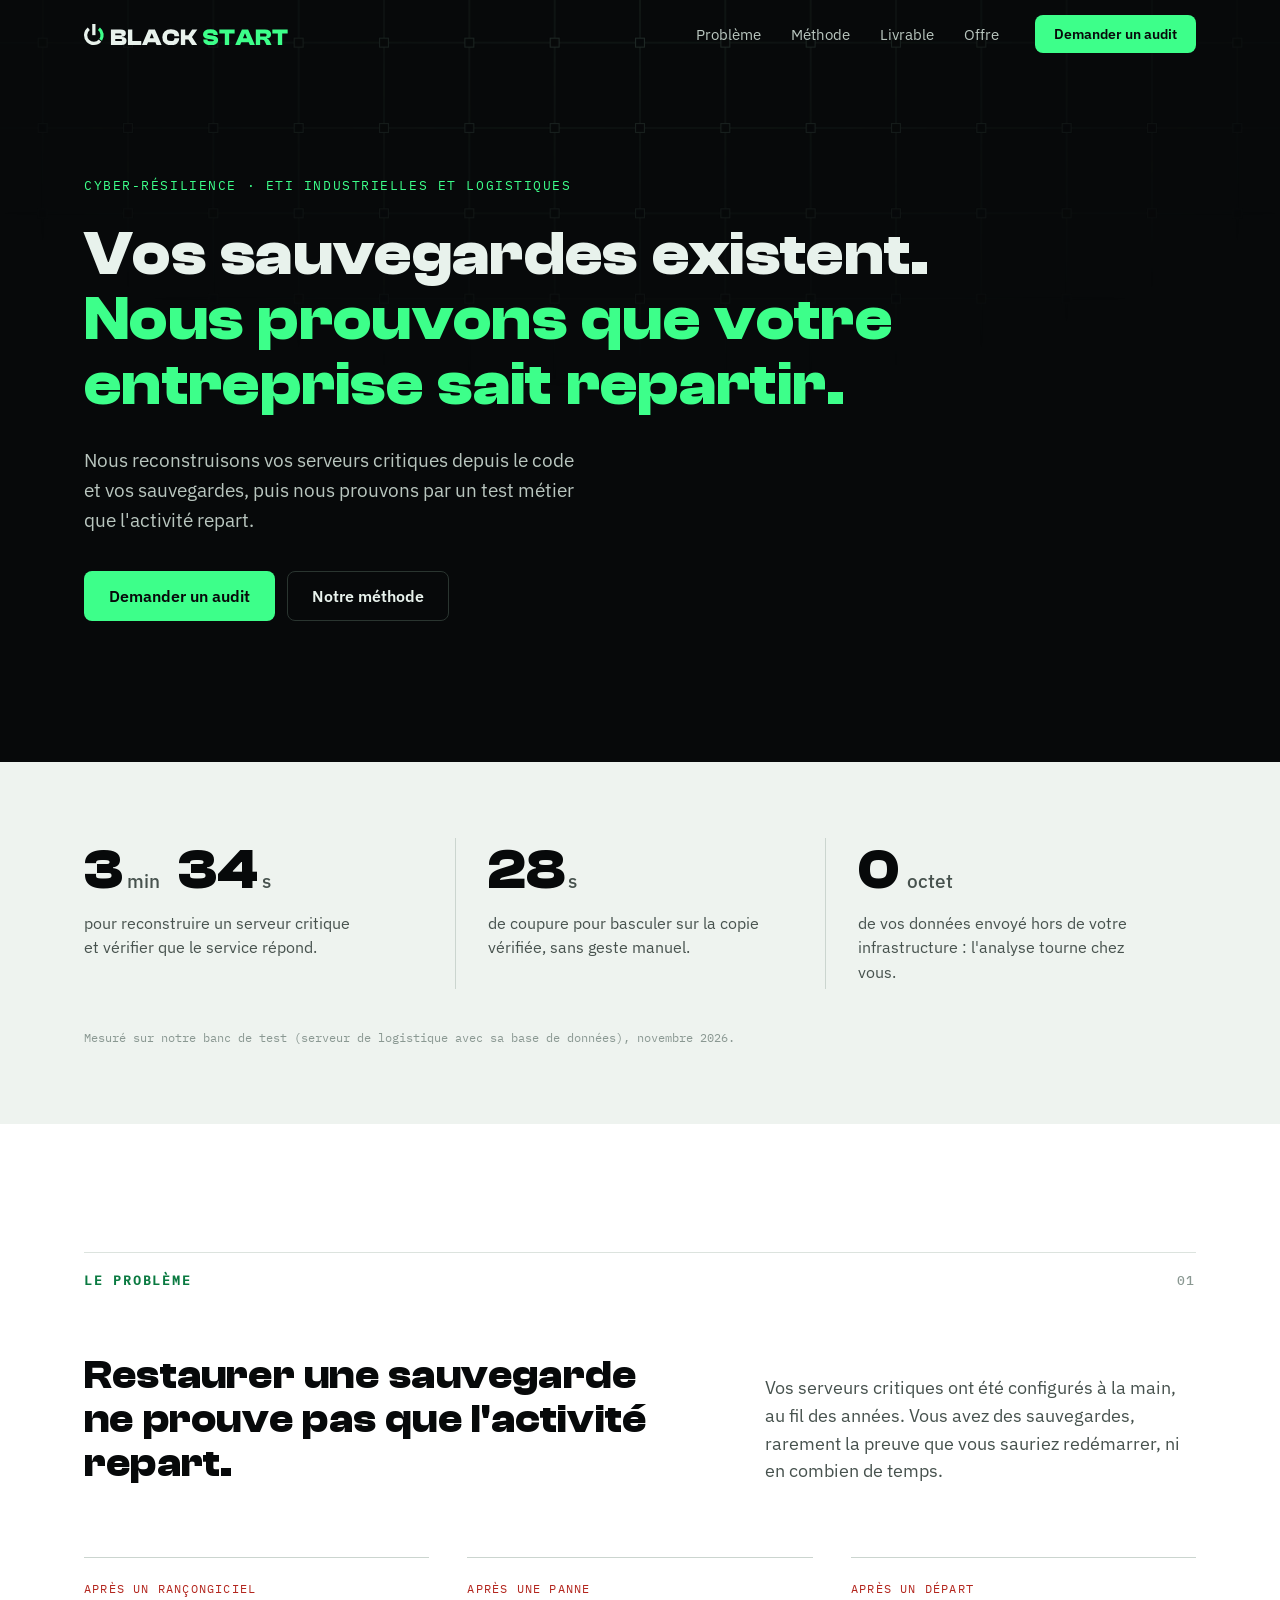
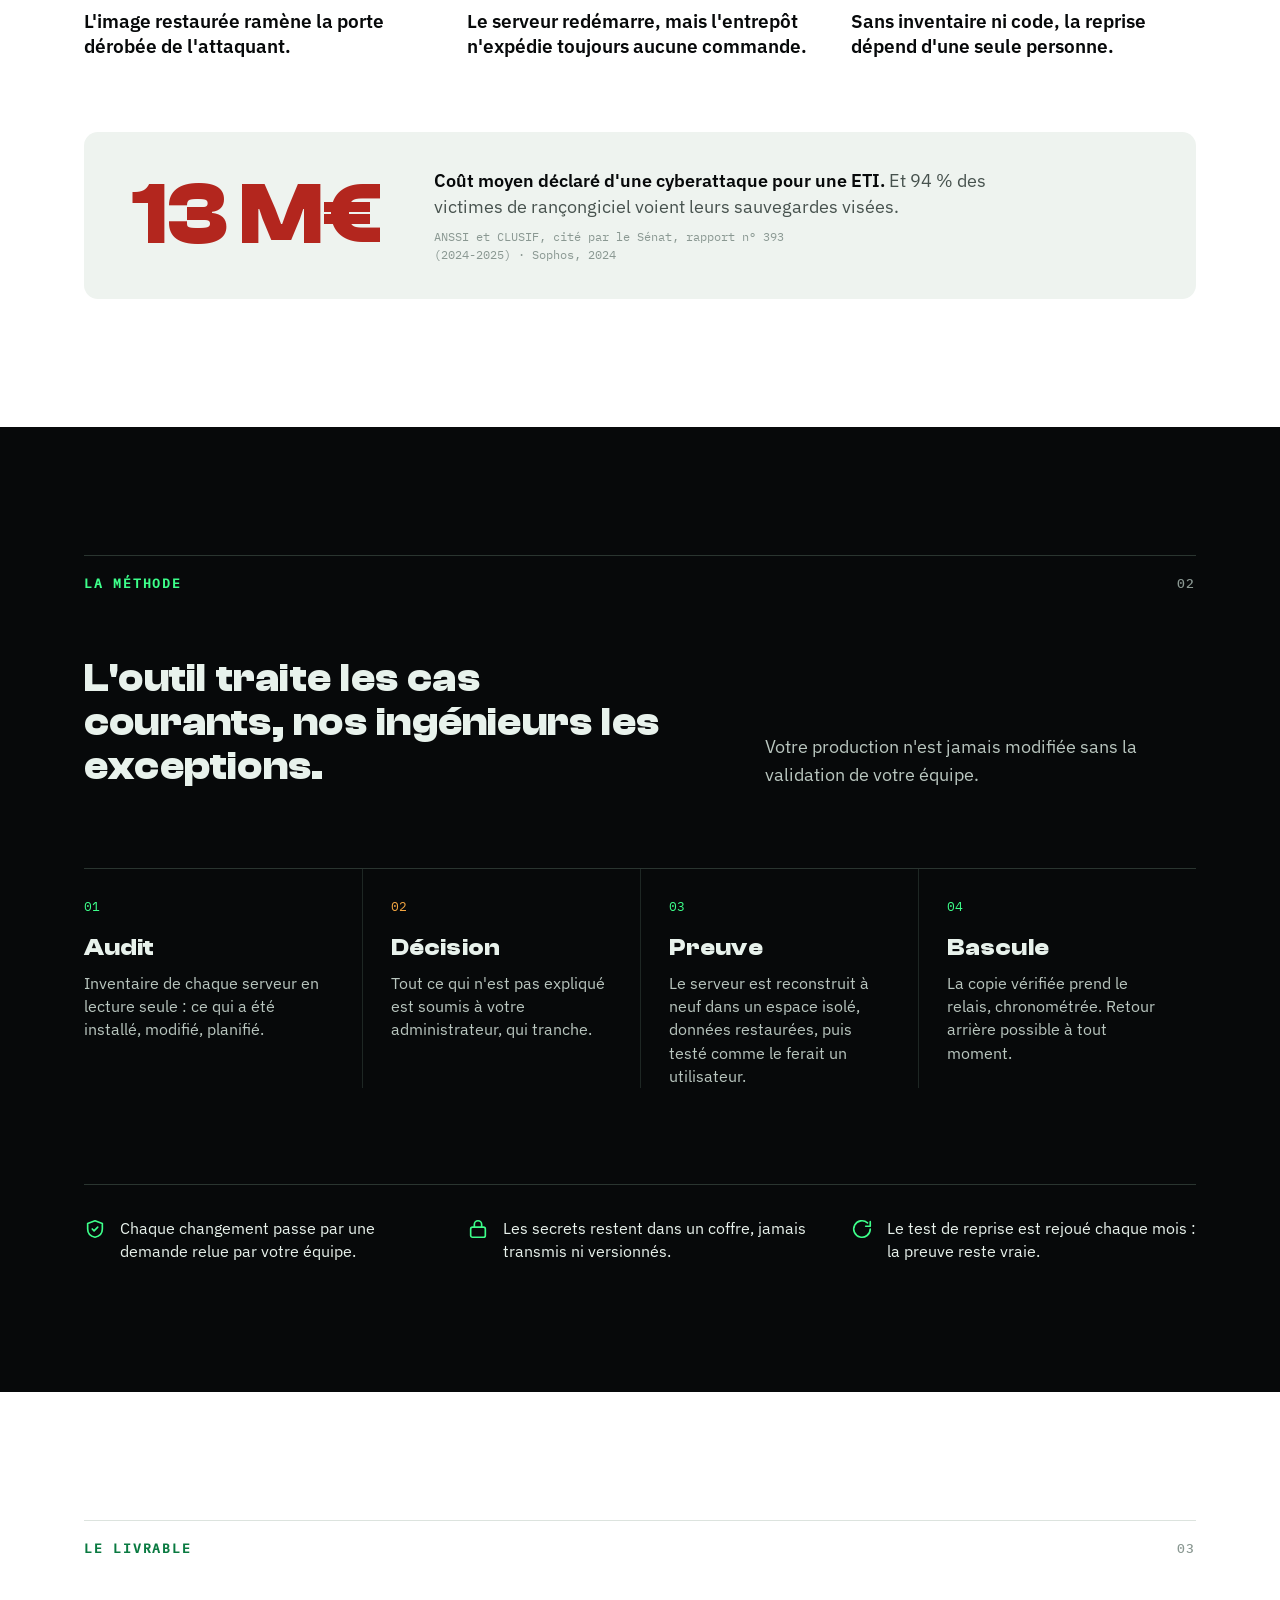
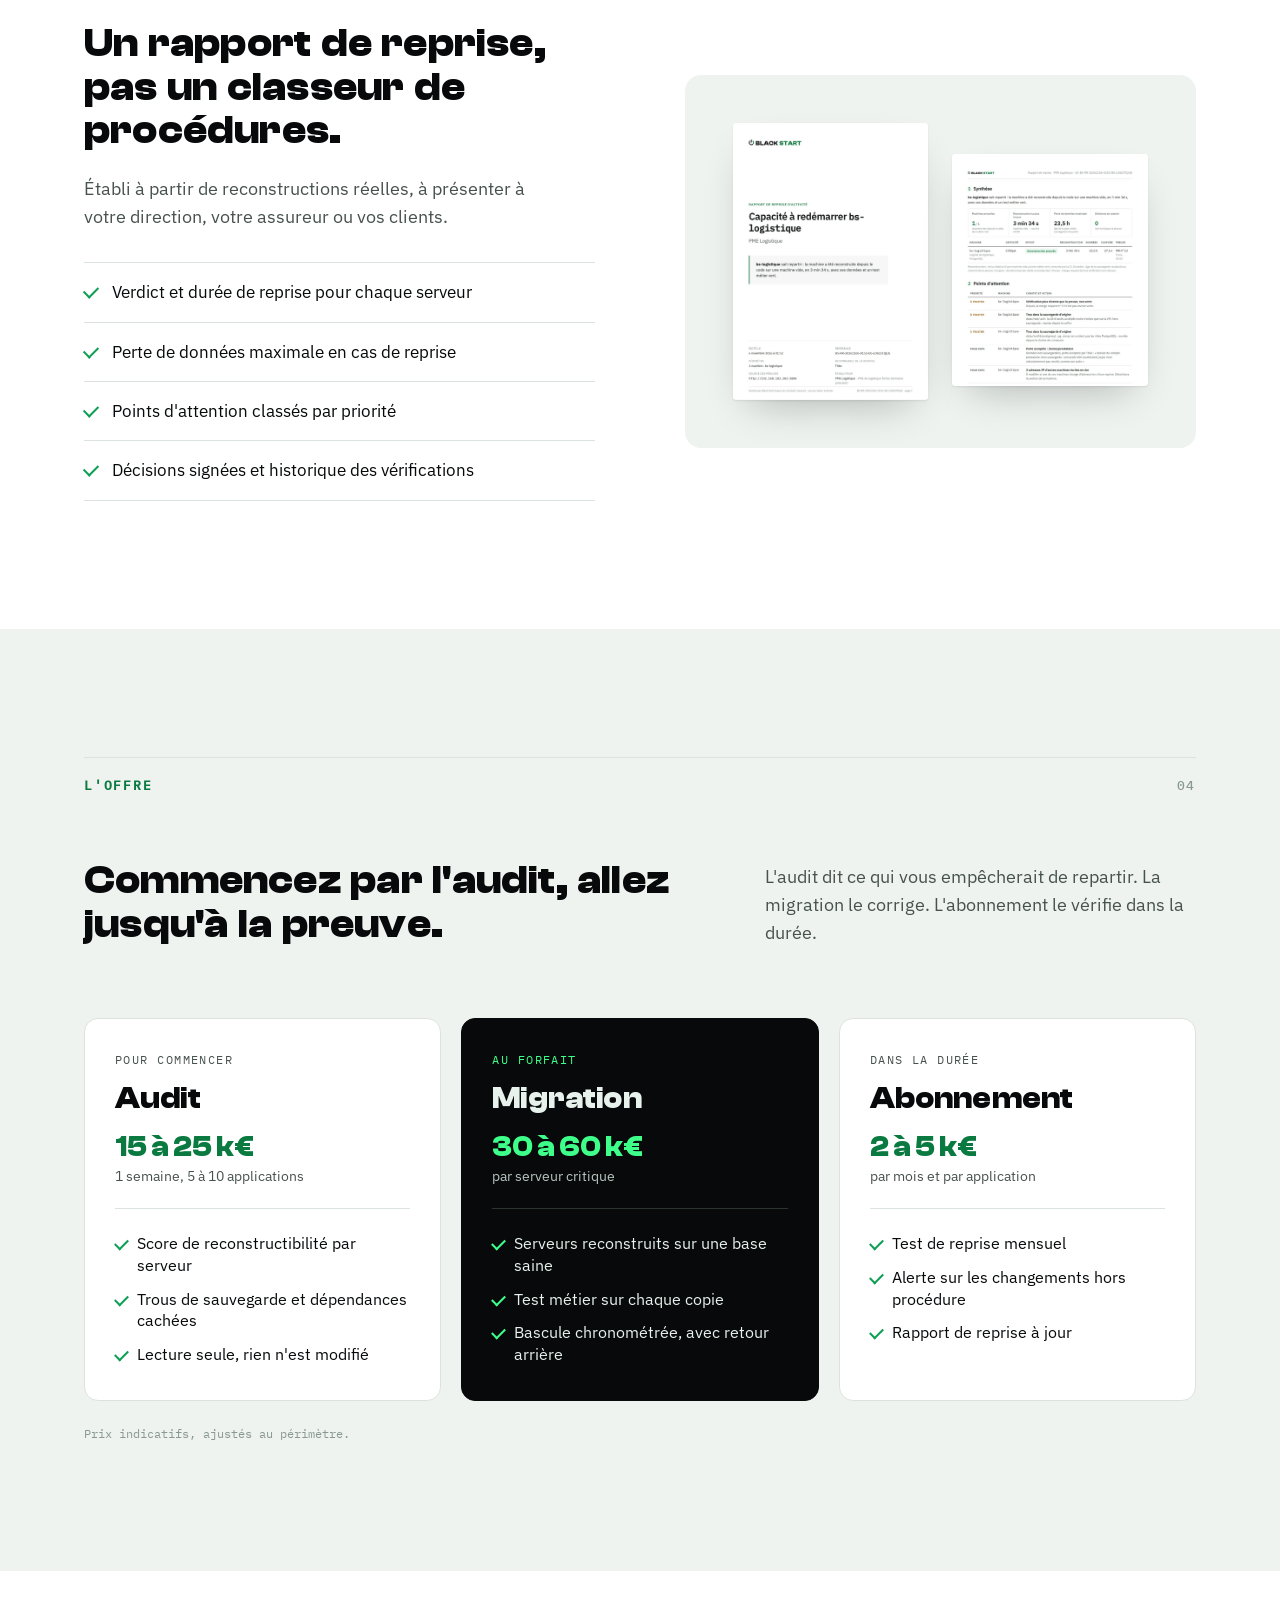
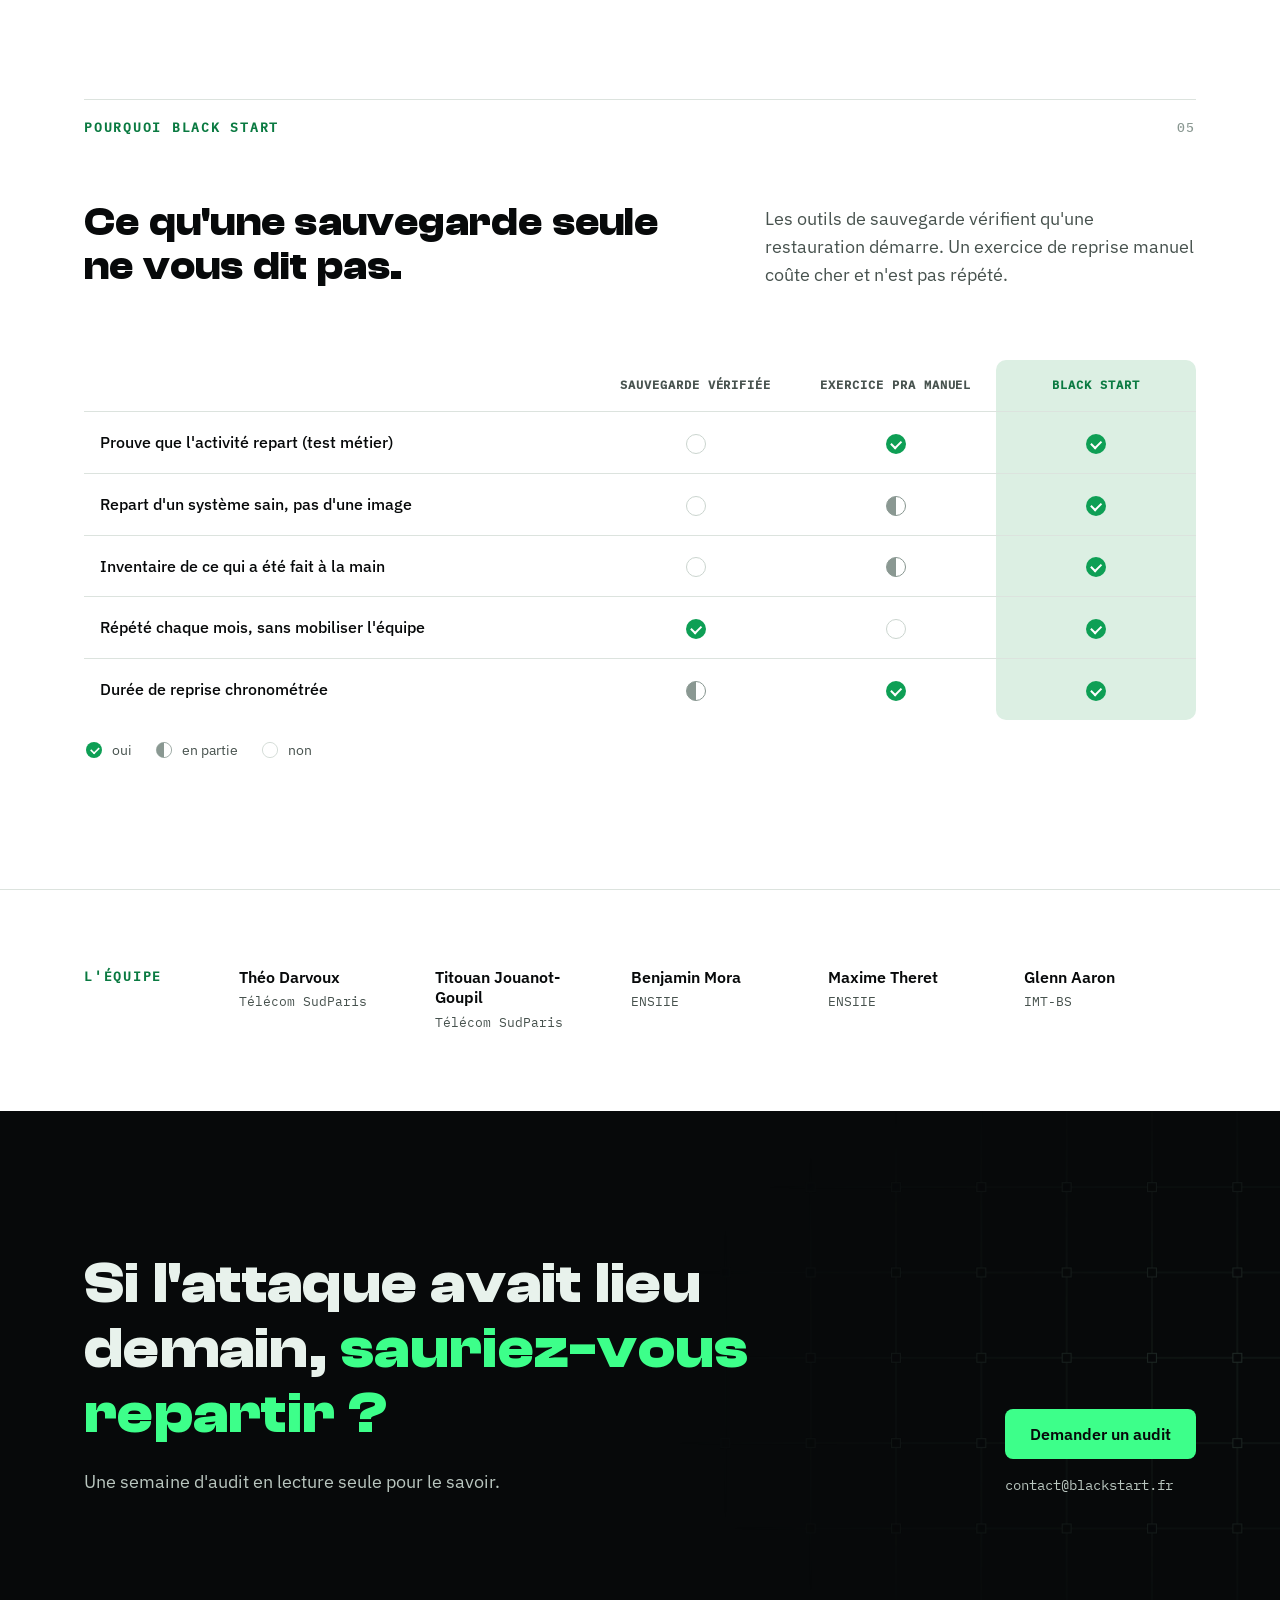
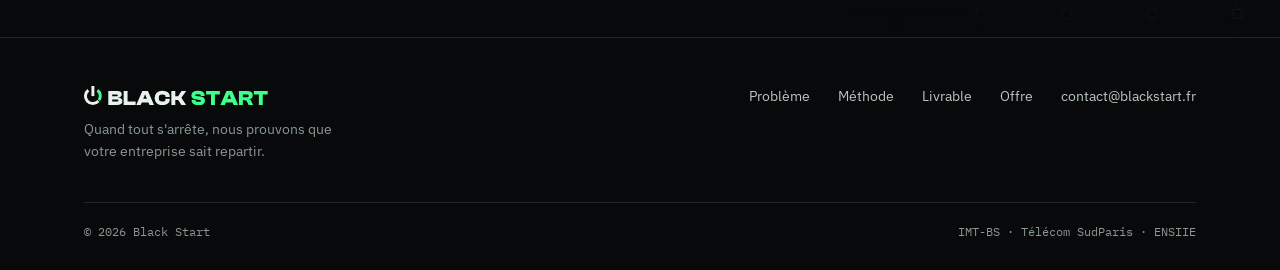
<file: landing/index.html>
<!doctype html>
<html lang="fr">
<head>
<meta charset="utf-8">
<meta name="viewport" content="width=device-width, initial-scale=1">
<title>Black Start · Nous prouvons que votre entreprise sait repartir</title>
<meta name="description" content="Black Start reconstruit vos serveurs critiques depuis le code et vos sauvegardes, puis prouve par un test métier que votre activité repart.">
<!--
  Landing Black Start (6 novembre 2026), alignée sur l'executive summary (EXECUTIVE_SUMMARY.html) et sa DA :
  nuit #07090A, phosphore #3DFF8A, vert #0E9F55, papier #EEF3EF ; Clash Display 700 (titres), IBM Plex Sans / Mono.
  Page client : seuls les chiffres utiles à un client (durée de reprise, coupure) ; sources dans docs/05-mesures.md.
  Hors ligne : polices dans fonts/, images dans img/.
  PDF : node livrables/source/convertir.mjs landing
-->
<link rel="stylesheet" href="fonts/plex.css">
<link rel="icon" href="data:image/svg+xml,%3Csvg xmlns='http://www.w3.org/2000/svg' viewBox='0 0 512 512'%3E%3Crect width='512' height='512' rx='96' fill='%2307090A'/%3E%3Cpath d='M348.35 175.80 A150 150 0 0 1 380.05 378.34' fill='none' stroke='%233DFF8A' stroke-width='62'/%3E%3Cpath d='M367.84 393.96 A150 150 0 1 1 163.65 175.80' fill='none' stroke='%23E8F2EC' stroke-width='62'/%3E%3Crect x='225' y='88.2' width='62' height='205.8' fill='%23E8F2EC'/%3E%3C/svg%3E">
<script>document.documentElement.classList.add('js')</script>
<style>
@font-face{font-family:"Clash Display";font-weight:700;font-display:swap;src:url(fonts/clash-display-700.ttf) format("truetype")}
:root{
  --nuit:#07090A; --nuit-2:#0E1412; --ligne-n:#1E2724; --ligne-n2:#2A3530;
  --os:#E8F2EC; --papier:#EEF3EF; --blanc:#fff;
  --phos:#3DFF8A; --vert:#0E9F55; --vert-f:#0A7A41; --vert-bg:#DCEFE3;
  --gris:#47524E; --gris-n:#8A9892; --gris-c:#B9C6BF; --ligne:#CBD5CF; --ligne-c:#DCE3DE;
  --rouge:#B3261E;
  --titre:"Clash Display","IBM Plex Sans",sans-serif;
  --sans:"IBM Plex Sans",system-ui,-apple-system,"Segoe UI",sans-serif;
  --mono:"IBM Plex Mono",ui-monospace,Menlo,monospace;
  --g:clamp(16px,5vw,72px); --max:1240px; --sy:clamp(88px,10vw,136px);
}
*{box-sizing:border-box;margin:0;padding:0}
html{scroll-behavior:smooth;scroll-padding-top:72px}
body{font-family:var(--sans);font-size:17px;line-height:1.55;color:var(--nuit);background:var(--blanc);-webkit-font-smoothing:antialiased;overflow-x:hidden}
img{display:block;max-width:100%;height:auto}
a{color:inherit}
b,strong{font-weight:600}
.wrap{max-width:var(--max);margin:0 auto;padding:0 var(--g)}
.src{font-family:var(--mono);font-size:12px;line-height:1.5;color:var(--gris-n)}

h1,h2,h3{font-family:var(--titre);font-weight:700;letter-spacing:.005em;word-spacing:.08em}
h2{font-size:clamp(30px,3.1vw,44px);line-height:1.1;max-width:22ch}
h2 em{font-style:normal;color:var(--vert)}
.rubrique{display:flex;justify-content:space-between;gap:24px;font-family:var(--mono);font-size:12.5px;font-weight:500;letter-spacing:.14em;text-transform:uppercase;color:var(--gris-n);border-top:1px solid var(--ligne-c);padding-top:18px;margin-bottom:clamp(40px,5vw,64px)}
.rubrique span:first-child{color:var(--vert-f);font-weight:600}
.methode .rubrique{border-color:var(--ligne-n2)}
.methode .rubrique span:first-child{color:var(--phos)}
.label{font-family:var(--mono);font-size:12.5px;font-weight:600;letter-spacing:.14em;text-transform:uppercase;color:var(--vert-f);margin-bottom:20px}
.sec{padding:var(--sy) 0}
/* En-tête de section éditorial : titre à gauche, texte à droite */
.tete{display:grid;grid-template-columns:7fr 5fr;gap:clamp(32px,6vw,96px);align-items:end}
.tete>p{font-size:clamp(17px,1.4vw,19px);color:var(--gris);max-width:48ch}

.btn{display:inline-flex;align-items:center;gap:10px;font:600 16px/1 var(--sans);text-decoration:none;padding:16px 24px;border-radius:8px;border:1.5px solid transparent;transition:background .2s,border-color .2s,color .2s;white-space:nowrap}
.btn-p{background:var(--phos);color:var(--nuit)}
.btn-p:hover{background:#6BFFA6}
.btn-o{border-color:var(--ligne-n2);color:var(--os)}
.btn-o:hover{border-color:var(--gris-c)}

/* Navigation */
.nav{position:fixed;inset:0 0 auto;z-index:50;transition:background .3s,border-color .3s;border-bottom:1px solid transparent}
.nav.plein{background:rgba(7,9,10,.88);backdrop-filter:blur(12px);-webkit-backdrop-filter:blur(12px);border-bottom-color:var(--ligne-n)}
.nav .wrap{display:flex;align-items:center;gap:36px;height:68px}
.nav img{height:21px;width:auto}
.nav ul{display:flex;gap:30px;list-style:none;margin-left:auto}
.nav ul a{text-decoration:none;font-size:15px;color:var(--gris-c)}
.nav ul a:hover{color:var(--os)}
.nav .btn{padding:11px 18px;font-size:14px}
@media (max-width:900px){.nav ul{display:none}.nav .btn{margin-left:auto}}

/* ═══ HERO ═══ */
.hero{background:var(--nuit);color:var(--os);padding:clamp(128px,14vw,176px) 0 clamp(96px,11vw,144px);position:relative;isolation:isolate}
.trame{position:absolute;inset:0;z-index:-1;width:100%;height:100%;pointer-events:none;-webkit-mask-image:radial-gradient(70% 60% at 50% 0,#000,transparent 85%);mask-image:radial-gradient(70% 60% at 50% 0,#000,transparent 85%)}
.hero-txt{max-width:980px}
.cible{font-family:var(--mono);font-size:13px;letter-spacing:.12em;text-transform:uppercase;color:var(--phos);margin-bottom:26px}
.hero h1{font-size:clamp(38px,4.8vw,66px);line-height:1.06}
.hero h1 span{display:block;color:var(--phos);max-width:20ch}
.hero .sous{font-size:clamp(18px,1.5vw,20px);line-height:1.55;color:var(--gris-c);max-width:46ch;margin-top:28px}
.hero-cta{display:flex;flex-wrap:wrap;gap:12px;margin-top:36px}

/* Chiffres, sous la capture */
.chiffres{background:var(--papier);padding:clamp(56px,6vw,80px) 0}
.chiffres-g{display:grid;grid-template-columns:repeat(3,1fr)}
.ch{padding:4px 32px 4px 0}
.ch+.ch{padding-left:32px;border-left:1px solid var(--ligne)}
.ch .v{font-family:var(--titre);font-size:clamp(40px,4.4vw,58px);line-height:1;white-space:nowrap}
.ch .v small{font-family:var(--sans);font-weight:500;font-size:.34em;letter-spacing:0;color:var(--gris);margin:0 .55em 0 .2em}
.ch p{margin-top:12px;font-size:16px;color:var(--gris);max-width:28ch}
.chiffres .src{margin-top:40px}

/* ═══ PROBLÈME ═══ */
.cas{display:grid;grid-template-columns:repeat(3,1fr);gap:clamp(20px,3vw,40px);margin-top:clamp(48px,6vw,72px)}
.cas>div{border-top:1px solid var(--ligne);padding-top:22px}
.cas .k{font-family:var(--mono);font-size:12px;letter-spacing:.1em;text-transform:uppercase;color:var(--rouge)}
.cas h3{font-family:var(--sans);font-weight:600;font-size:19px;word-spacing:0;line-height:1.35;letter-spacing:0;margin-top:10px}
.cout{margin-top:clamp(48px,6vw,72px);display:grid;grid-template-columns:auto 1fr;gap:clamp(24px,4vw,56px);align-items:center;background:var(--papier);border-radius:14px;padding:clamp(24px,3vw,36px) clamp(24px,4vw,48px)}
.cout .v{font-family:var(--titre);font-size:clamp(56px,7vw,88px);line-height:.9;color:var(--rouge)}
.cout p{font-size:18px;line-height:1.45;max-width:52ch}
.cout p span{color:var(--gris)}
.cout p.src{margin-top:8px;font-size:12px}

/* ═══ MÉTHODE ═══ */
.methode{background:var(--nuit);color:var(--os)}
.methode .tete>p{color:var(--gris-c)}
.etapes{list-style:none;display:grid;grid-template-columns:repeat(4,1fr);margin-top:clamp(56px,7vw,80px);border-top:1px solid var(--ligne-n2);counter-reset:e}
.etapes li{padding:28px 28px 0 0;position:relative}
.etapes li+li{padding-left:28px;border-left:1px solid var(--ligne-n)}
.etapes li::before{counter-increment:e;content:"0" counter(e);font-family:var(--mono);font-size:13px;color:var(--phos);display:block;margin-bottom:18px}
.etapes h3{font-size:24px;line-height:1.1;margin-bottom:10px}
.etapes p{font-size:15.5px;color:var(--gris-c);line-height:1.5}
.etapes .h::before{color:#F2A541}
.garde{display:grid;grid-template-columns:repeat(3,1fr);gap:clamp(20px,3vw,40px);margin-top:clamp(64px,8vw,96px);padding-top:32px;border-top:1px solid var(--ligne-n2)}
.garde div{display:grid;grid-template-columns:22px 1fr;gap:14px;font-size:16px;line-height:1.45;color:var(--os)}
.garde svg{width:22px;height:22px;stroke:var(--phos);fill:none;stroke-width:1.8;stroke-linecap:round;stroke-linejoin:round;margin-top:1px}

/* ═══ LIVRABLE ═══ */
.livrable{display:grid;grid-template-columns:1fr 1fr;gap:clamp(40px,7vw,112px);align-items:center}
.livrable ul{list-style:none;margin-top:32px;border-top:1px solid var(--ligne-c)}
.livrable li{padding:16px 0;border-bottom:1px solid var(--ligne-c);display:grid;grid-template-columns:28px 1fr;font-size:17px}
.livrable li::before{content:"";width:12px;height:7px;border:solid var(--vert);border-width:0 0 2px 2px;transform:rotate(-45deg);margin-top:7px}
.livrable .lead{font-size:clamp(17px,1.4vw,19px);color:var(--gris);margin-top:22px;max-width:44ch}
.papiers{position:relative;background:var(--papier);border-radius:16px;padding:clamp(28px,4vw,48px);display:grid;grid-template-columns:1fr 1fr;gap:clamp(14px,2vw,24px);align-items:start}
.papiers img{border-radius:3px;box-shadow:0 1px 2px rgba(7,9,10,.08),0 18px 40px -18px rgba(7,9,10,.3);background:#fff}
.papiers img+img{margin-top:16%}

/* ═══ OFFRE ═══ */
.offre{background:var(--papier)}
.offres{display:grid;grid-template-columns:repeat(3,1fr);gap:20px;margin-top:clamp(48px,6vw,72px)}
.of{background:var(--blanc);border:1px solid var(--ligne-c);border-radius:14px;padding:32px 30px 34px;display:flex;flex-direction:column}
.of.mis{background:var(--nuit);color:var(--os);border-color:var(--nuit)}
.of .k{font-family:var(--mono);font-size:12px;letter-spacing:.12em;text-transform:uppercase;color:var(--gris)}
.of.mis .k{color:var(--phos)}
.of h3{font-size:30px;line-height:1;margin:14px 0 18px}
.of .prix{font-family:var(--titre);font-size:28px;line-height:1.1;color:var(--vert-f)}
.of.mis .prix{color:var(--phos)}
.of .prix small{display:block;font-family:var(--sans);font-weight:400;font-size:14px;letter-spacing:0;color:var(--gris);margin-top:6px}
.of.mis .prix small{color:var(--gris-c)}
.of ul{list-style:none;display:grid;gap:12px;margin-top:24px;padding-top:24px;border-top:1px solid var(--ligne-c);font-size:15.5px}
.of.mis ul{border-color:var(--ligne-n2)}
.of li{display:grid;grid-template-columns:22px 1fr;line-height:1.4}
.of li::before{content:"";width:11px;height:6px;border:solid var(--vert);border-width:0 0 2px 2px;transform:rotate(-45deg);margin-top:6px}
.of.mis li::before{border-color:var(--phos)}
.offre .src{margin-top:24px}

/* ═══ COMPARAISON ═══ */
.comp{margin-top:clamp(48px,6vw,72px);overflow-x:auto}
.comp table{width:100%;min-width:640px;border-collapse:collapse;font-size:16px}
.comp th{font-family:var(--mono);font-size:12px;font-weight:600;letter-spacing:.08em;text-transform:uppercase;color:var(--gris);text-align:center;padding:0 16px 16px;vertical-align:bottom;width:18%}
.comp th:first-child{text-align:left;width:auto}
.comp th.nous{color:var(--vert-f)}
.comp td{padding:18px 16px;border-top:1px solid var(--ligne-c);text-align:center}
.comp td:first-child{text-align:left;font-weight:500}
.comp td.nous{background:var(--vert-bg)}
.comp tr:last-child td.nous{border-radius:0 0 10px 10px}
.comp th.nous{background:var(--vert-bg);border-radius:10px 10px 0 0;padding-top:16px}
.oui,.non,.mi{display:inline-block;width:20px;height:20px;border-radius:50%;vertical-align:middle;position:relative}
.oui{background:var(--vert)}
.oui::after{content:"";position:absolute;left:5.5px;top:6px;width:8px;height:4.5px;border:solid #fff;border-width:0 0 2px 2px;transform:rotate(-45deg)}
.non{border:1.5px solid var(--ligne)}
.mi{border:1.5px solid var(--gris-n);background:linear-gradient(90deg,var(--gris-n) 50%,transparent 50%)}
.comp .leg{display:flex;gap:22px;margin-top:20px;font-size:13.5px;color:var(--gris)}
.comp .leg span{display:flex;align-items:center;gap:8px}
.comp .leg i{transform:scale(.8)}

/* ═══ ÉQUIPE ═══ */
.equipe{border-top:1px solid var(--ligne-c);padding:clamp(56px,6vw,80px) 0}
.equipe .wrap{display:grid;grid-template-columns:auto 1fr;gap:clamp(32px,6vw,96px);align-items:start}
.equipe ul{list-style:none;display:grid;grid-template-columns:repeat(5,1fr);gap:24px}
.equipe li b{display:block;font-size:16px;line-height:1.3}
.equipe li span{font-family:var(--mono);font-size:12.5px;color:var(--gris)}

/* ═══ APPEL FINAL ═══ */
.fin{background:var(--nuit);color:var(--os);padding:clamp(96px,11vw,150px) 0;position:relative;isolation:isolate;overflow:hidden}
.fin .trame{-webkit-mask-image:radial-gradient(60% 80% at 100% 50%,#000,transparent 80%);mask-image:radial-gradient(60% 80% at 100% 50%,#000,transparent 80%)}
.fin .wrap{display:grid;grid-template-columns:1fr auto;gap:48px;align-items:end}
.fin h2{font-size:clamp(34px,4.6vw,60px);max-width:17ch}
.fin h2 em{color:var(--phos)}
.fin p{margin-top:22px;font-size:clamp(17px,1.4vw,19px);color:var(--gris-c);max-width:46ch}
.fin .act{display:grid;gap:16px;justify-items:start}
.fin .act a.m{font-family:var(--mono);font-size:14px;color:var(--gris-c);text-decoration:none}
.fin .act a.m:hover{color:var(--os)}
footer{background:var(--nuit);color:var(--gris-n);border-top:1px solid var(--ligne-n);font-size:14px}
.pied-h{display:flex;justify-content:space-between;align-items:flex-start;gap:40px;flex-wrap:wrap;padding:48px 0 40px}
.pied-h img{height:19px;width:auto}
.pied-h p{margin-top:14px;max-width:34ch;color:var(--gris-n)}
.pied-h nav{display:flex;gap:28px;flex-wrap:wrap}
.pied-h nav a{text-decoration:none;color:var(--gris-c)}
.pied-h nav a:hover{color:var(--os)}
.pied-b{display:flex;justify-content:space-between;gap:16px;flex-wrap:wrap;padding:20px 0 28px;border-top:1px solid var(--ligne-n);font-family:var(--mono);font-size:12px}

/* Apparition discrète */
.js .fade{opacity:0;transform:translateY(14px);transition:opacity .6s ease,transform .6s ease}
.js .fade.vu,.statique .fade{opacity:1;transform:none}
@media (prefers-reduced-motion:reduce){html{scroll-behavior:auto}.js .fade{opacity:1;transform:none;transition:none}}

/* Responsive */
@media (max-width:980px){
  .tete,.livrable{grid-template-columns:1fr}
  .tete{gap:20px}
  .etapes{grid-template-columns:1fr 1fr}
  .etapes li:nth-child(3){padding-left:0;border-left:0}
  .etapes li:nth-child(n+3){margin-top:28px;border-top:1px solid var(--ligne-n)}
  .offres{grid-template-columns:1fr}
  .equipe .wrap{grid-template-columns:1fr}
  .equipe ul{grid-template-columns:repeat(3,1fr)}
  .fin .wrap{grid-template-columns:1fr}
}
@media (max-width:700px){
  body{font-size:16px}
  .chiffres-g,.cas,.garde{grid-template-columns:1fr}
  .ch,.ch+.ch{padding:20px 0;border-left:0;border-top:1px solid var(--ligne)}
  .ch:first-child{border-top:0;padding-top:0}
  .cout{grid-template-columns:1fr}
  .etapes{grid-template-columns:1fr}
  .etapes li,.etapes li+li{padding-left:0;border-left:0}
  .etapes li+li{margin-top:28px;border-top:1px solid var(--ligne-n)}
  .equipe ul{grid-template-columns:1fr 1fr}
  .hero-cta .btn{flex:1;justify-content:center}
  .comp table{min-width:0;font-size:14px}
  .comp th{font-size:10px;letter-spacing:.04em;padding:0 6px 12px;width:22%}
  .comp th.nous{padding-top:12px}
  .comp td{padding:14px 6px}
}
</style>
</head>
<body>

<svg width="0" height="0" style="position:absolute" aria-hidden="true">
  <defs>
    <pattern id="grille" width="96" height="96" patternUnits="userSpaceOnUse">
      <path d="M0 48H96M48 0V96" stroke="#18211D" stroke-width="1.2" fill="none"/>
      <rect x="43" y="43" width="10" height="10" fill="#07090A" stroke="#222D29" stroke-width="1.2"/>
    </pattern>
  </defs>
</svg>

<nav class="nav" id="nav">
  <div class="wrap">
    <a href="#haut" aria-label="Black Start"><img src="img/logo-sombre.svg" alt="Black Start" width="204" height="21"></a>
    <ul>
      <li><a href="#probleme">Problème</a></li>
      <li><a href="#methode">Méthode</a></li>
      <li><a href="#livrable">Livrable</a></li>
      <li><a href="#offre">Offre</a></li>
    </ul>
    <a class="btn btn-p" href="#contact">Demander un audit</a>
  </div>
</nav>

<!-- HERO -->
<header class="hero" id="haut">
  <svg class="trame" preserveAspectRatio="xMidYMin slice" viewBox="0 0 1440 900" aria-hidden="true"><rect width="1440" height="900" fill="url(#grille)"/></svg>
  <div class="wrap">
    <div class="hero-txt">
      <p class="cible">Cyber-résilience · ETI industrielles et logistiques</p>
      <h1>Vos sauvegardes existent. <span>Nous prouvons que votre entreprise sait repartir.</span></h1>
      <p class="sous">Nous reconstruisons vos serveurs critiques depuis le code et vos sauvegardes, puis nous prouvons par un test métier que l'activité repart.</p>
      <div class="hero-cta">
        <a href="#contact" class="btn btn-p">Demander un audit</a>
        <a href="#methode" class="btn btn-o">Notre méthode</a>
      </div>
    </div>
  </div>
</header>

<!-- CHIFFRES -->
<section class="chiffres" aria-label="Résultats mesurés">
  <div class="wrap">
    <div class="chiffres-g">
      <div class="ch fade"><div class="v">3<small>min</small> 34<small>s</small></div><p>pour reconstruire un serveur critique et vérifier que le service répond.</p></div>
      <div class="ch fade"><div class="v">28<small>s</small></div><p>de coupure pour basculer sur la copie vérifiée, sans geste manuel.</p></div>
      <div class="ch fade"><div class="v">0<small> octet</small></div><p>de vos données envoyé hors de votre infrastructure : l'analyse tourne chez vous.</p></div>
    </div>
    <p class="src">Mesuré sur notre banc de test (serveur de logistique avec sa base de données), novembre 2026.</p>
  </div>
</section>

<!-- PROBLÈME -->
<section class="sec" id="probleme">
  <div class="wrap">
    <div class="rubrique"><span>Le problème</span><span>01</span></div>
    <div class="tete">
      <div><h2 class="fade">Restaurer une sauvegarde ne prouve pas que l'activité repart.</h2></div>
      <p class="fade">Vos serveurs critiques ont été configurés à la main, au fil des années. Vous avez des sauvegardes, rarement la preuve que vous sauriez redémarrer, ni en combien de temps.</p>
    </div>
    <div class="cas">
      <div class="fade"><p class="k">Après un rançongiciel</p><h3>L'image restaurée ramène la porte dérobée de l'attaquant.</h3></div>
      <div class="fade"><p class="k">Après une panne</p><h3>Le serveur redémarre, mais l'entrepôt n'expédie toujours aucune commande.</h3></div>
      <div class="fade"><p class="k">Après un départ</p><h3>Sans inventaire ni code, la reprise dépend d'une seule personne.</h3></div>
    </div>
    <div class="cout fade">
      <div class="v">13 M€</div>
      <div><p><b>Coût moyen déclaré d'une cyberattaque pour une ETI.</b> <span>Et 94 % des victimes de rançongiciel voient leurs sauvegardes visées.</span></p>
      <p class="src">ANSSI et CLUSIF, cité par le Sénat, rapport n° 393 (2024-2025) · Sophos, 2024</p></div>
    </div>
  </div>
</section>

<!-- MÉTHODE -->
<section class="methode sec" id="methode">
  <div class="wrap">
    <div class="rubrique"><span>La méthode</span><span>02</span></div>
    <div class="tete">
      <div><h2 class="fade">L'outil traite les cas courants, nos ingénieurs les exceptions.</h2></div>
      <p class="fade">Votre production n'est jamais modifiée sans la validation de votre équipe.</p>
    </div>
    <ol class="etapes">
      <li class="fade"><h3>Audit</h3><p>Inventaire de chaque serveur en lecture seule : ce qui a été installé, modifié, planifié.</p></li>
      <li class="fade h"><h3>Décision</h3><p>Tout ce qui n'est pas expliqué est soumis à votre administrateur, qui tranche.</p></li>
      <li class="fade"><h3>Preuve</h3><p>Le serveur est reconstruit à neuf dans un espace isolé, données restaurées, puis testé comme le ferait un utilisateur.</p></li>
      <li class="fade"><h3>Bascule</h3><p>La copie vérifiée prend le relais, chronométrée. Retour arrière possible à tout moment.</p></li>
    </ol>
    <div class="garde">
      <div class="fade"><svg viewBox="0 0 24 24" aria-hidden="true"><path d="M12 3l8 3v6c0 5-3.5 8-8 9-4.5-1-8-4-8-9V6z"/><path d="m9 12 2 2 4-4"/></svg><span>Chaque changement passe par une demande relue par votre équipe.</span></div>
      <div class="fade"><svg viewBox="0 0 24 24" aria-hidden="true"><rect x="4" y="10" width="16" height="11" rx="2"/><path d="M8 10V7a4 4 0 0 1 8 0v3"/></svg><span>Les secrets restent dans un coffre, jamais transmis ni versionnés.</span></div>
      <div class="fade"><svg viewBox="0 0 24 24" aria-hidden="true"><path d="M21 12a9 9 0 1 1-3-6.7"/><path d="M21 4v5h-5"/></svg><span>Le test de reprise est rejoué chaque mois : la preuve reste vraie.</span></div>
    </div>
  </div>
</section>

<!-- LIVRABLE -->
<section class="sec" id="livrable">
  <div class="wrap">
   <div class="rubrique"><span>Le livrable</span><span>03</span></div>
   <div class="livrable">
    <div>
      <h2 class="fade">Un rapport de reprise, pas un classeur de procédures.</h2>
      <p class="lead fade">Établi à partir de reconstructions réelles, à présenter à votre direction, votre assureur ou vos clients.</p>
      <ul class="fade">
        <li>Verdict et durée de reprise pour chaque serveur</li>
        <li>Perte de données maximale en cas de reprise</li>
        <li>Points d'attention classés par priorité</li>
        <li>Décisions signées et historique des vérifications</li>
      </ul>
    </div>
    <div class="papiers fade">
      <img src="img/rapport-couverture.jpg" alt="Couverture d'un rapport de reprise Black Start" width="900" height="1273" loading="lazy">
      <img src="img/rapport-synthese.jpg" alt="Synthèse d'un rapport de reprise : verdict, durée, perte de données maximale, points d'attention" width="900" height="1065" loading="lazy">
    </div>
   </div>
  </div>
</section>

<!-- OFFRE -->
<section class="offre sec" id="offre">
  <div class="wrap">
    <div class="rubrique"><span>L'offre</span><span>04</span></div>
    <div class="tete">
      <div><h2 class="fade">Commencez par l'audit, allez jusqu'à la preuve.</h2></div>
      <p class="fade">L'audit dit ce qui vous empêcherait de repartir. La migration le corrige. L'abonnement le vérifie dans la durée.</p>
    </div>
    <div class="offres">
      <div class="of fade">
        <p class="k">Pour commencer</p><h3>Audit</h3>
        <div class="prix">15 à 25 k€<small>1 semaine, 5 à 10 applications</small></div>
        <ul><li>Score de reconstructibilité par serveur</li><li>Trous de sauvegarde et dépendances cachées</li><li>Lecture seule, rien n'est modifié</li></ul>
      </div>
      <div class="of mis fade">
        <p class="k">Au forfait</p><h3>Migration</h3>
        <div class="prix">30 à 60 k€<small>par serveur critique</small></div>
        <ul><li>Serveurs reconstruits sur une base saine</li><li>Test métier sur chaque copie</li><li>Bascule chronométrée, avec retour arrière</li></ul>
      </div>
      <div class="of fade">
        <p class="k">Dans la durée</p><h3>Abonnement</h3>
        <div class="prix">2 à 5 k€<small>par mois et par application</small></div>
        <ul><li>Test de reprise mensuel</li><li>Alerte sur les changements hors procédure</li><li>Rapport de reprise à jour</li></ul>
      </div>
    </div>
    <p class="src">Prix indicatifs, ajustés au périmètre.</p>
  </div>
</section>

<!-- COMPARAISON -->
<section class="sec" id="comparaison">
  <div class="wrap">
    <div class="rubrique"><span>Pourquoi Black Start</span><span>05</span></div>
    <div class="tete">
      <div><h2 class="fade">Ce qu'une sauvegarde seule ne vous dit pas.</h2></div>
      <p class="fade">Les outils de sauvegarde vérifient qu'une restauration démarre. Un exercice de reprise manuel coûte cher et n'est pas répété.</p>
    </div>
    <div class="comp fade">
      <table>
        <thead><tr><th></th><th>Sauvegarde vérifiée</th><th>Exercice PRA manuel</th><th class="nous">Black Start</th></tr></thead>
        <tbody>
          <tr><td>Prouve que l'activité repart (test métier)</td><td><i class="non" aria-label="non"></i></td><td><i class="oui" aria-label="oui"></i></td><td class="nous"><i class="oui" aria-label="oui"></i></td></tr>
          <tr><td>Repart d'un système sain, pas d'une image</td><td><i class="non" aria-label="non"></i></td><td><i class="mi" aria-label="en partie"></i></td><td class="nous"><i class="oui" aria-label="oui"></i></td></tr>
          <tr><td>Inventaire de ce qui a été fait à la main</td><td><i class="non" aria-label="non"></i></td><td><i class="mi" aria-label="en partie"></i></td><td class="nous"><i class="oui" aria-label="oui"></i></td></tr>
          <tr><td>Répété chaque mois, sans mobiliser l'équipe</td><td><i class="oui" aria-label="oui"></i></td><td><i class="non" aria-label="non"></i></td><td class="nous"><i class="oui" aria-label="oui"></i></td></tr>
          <tr><td>Durée de reprise chronométrée</td><td><i class="mi" aria-label="en partie"></i></td><td><i class="oui" aria-label="oui"></i></td><td class="nous"><i class="oui" aria-label="oui"></i></td></tr>
        </tbody>
      </table>
      <div class="leg"><span><i class="oui"></i>oui</span><span><i class="mi"></i>en partie</span><span><i class="non"></i>non</span></div>
    </div>
  </div>
</section>

<!-- ÉQUIPE -->
<section class="equipe" aria-label="L'équipe">
  <div class="wrap">
    <p class="label">L'équipe</p>
    <ul>
      <li><b>Théo Darvoux</b><span>Télécom SudParis</span></li>
      <li><b>Titouan Jouanot-Goupil</b><span>Télécom SudParis</span></li>
      <li><b>Benjamin Mora</b><span>ENSIIE</span></li>
      <li><b>Maxime Theret</b><span>ENSIIE</span></li>
      <li><b>Glenn Aaron</b><span>IMT-BS</span></li>
    </ul>
  </div>
</section>

<!-- APPEL FINAL -->
<section class="fin" id="contact">
  <svg class="trame" preserveAspectRatio="xMidYMid slice" viewBox="0 0 1440 900" aria-hidden="true"><rect width="1440" height="900" fill="url(#grille)"/></svg>
  <div class="wrap">
    <div>
      <h2 class="fade">Si l'attaque avait lieu demain, <em>sauriez-vous repartir ?</em></h2>
      <p class="fade">Une semaine d'audit en lecture seule pour le savoir.</p>
    </div>
    <div class="act fade">
      <a href="mailto:contact@blackstart.fr?subject=Audit%20Black%20Start" class="btn btn-p">Demander un audit</a>
      <a class="m" href="mailto:contact@blackstart.fr">contact@blackstart.fr</a>
    </div>
  </div>
</section>

<footer>
  <div class="wrap">
    <div class="pied-h">
      <div><img src="img/logo-sombre.svg" alt="Black Start" width="185" height="19"><p>Quand tout s'arrête, nous prouvons que votre entreprise sait repartir.</p></div>
      <nav aria-label="Pied de page"><a href="#probleme">Problème</a><a href="#methode">Méthode</a><a href="#livrable">Livrable</a><a href="#offre">Offre</a><a href="mailto:contact@blackstart.fr">contact@blackstart.fr</a></nav>
    </div>
    <div class="pied-b"><span>© 2026 Black Start</span><span>IMT-BS · Télécom SudParis · ENSIIE</span></div>
  </div>
</footer>

<script>
(() => {
  const html = document.documentElement;
  if (matchMedia('(prefers-reduced-motion: reduce)').matches || !('IntersectionObserver' in window)) html.classList.add('statique');
  const fades = document.querySelectorAll('.fade');
  if (html.classList.contains('statique')) fades.forEach(el => el.classList.add('vu'));
  else {
    const o = new IntersectionObserver(es => es.forEach(e => { if (e.isIntersecting) { e.target.classList.add('vu'); o.unobserve(e.target); } }), { threshold: 0.15, rootMargin: '0px 0px -40px 0px' });
    fades.forEach(el => o.observe(el));
  }
  const nav = document.getElementById('nav');
  const maj = () => nav.classList.toggle('plein', scrollY > 24);
  maj(); addEventListener('scroll', maj, { passive: true });
})();
</script>
</body>
</html>
</file>
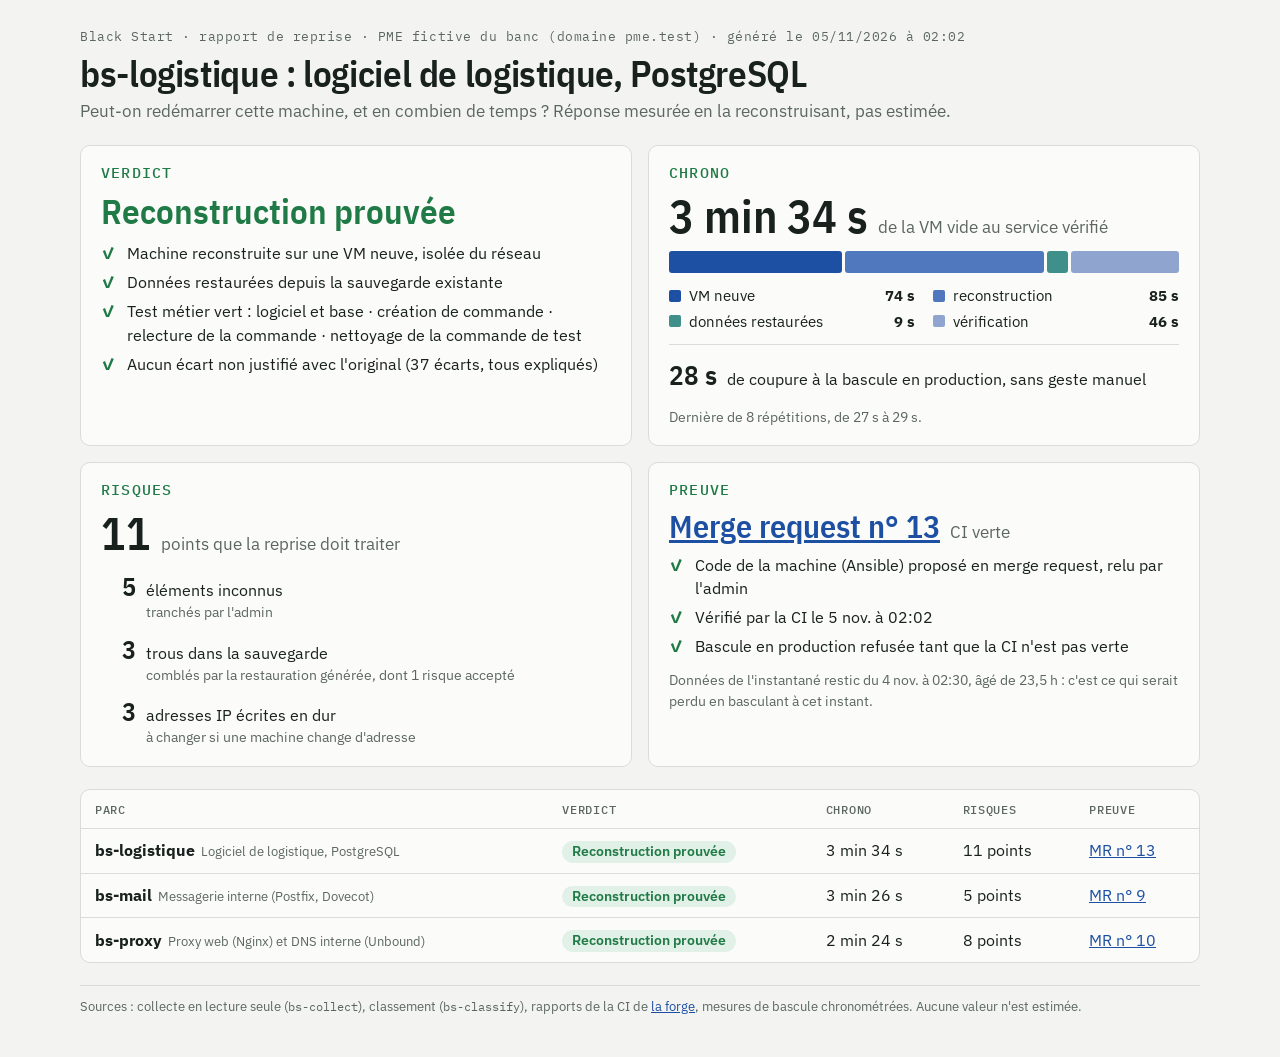
<file: rapport/sortie/index.html>
<!doctype html>
<html lang="fr"><head><meta charset="utf-8"><meta name="viewport" content="width=device-width, initial-scale=1, viewport-fit=cover">
<title>Rapport de reprise</title>
<meta name="claude:viewport-fit-sides" content="cover">
<link rel="preconnect" href="https://fonts.googleapis.com"><link rel="stylesheet" href="https://fonts.googleapis.com/css2?family=IBM+Plex+Mono:wght@400;500&family=IBM+Plex+Sans+Condensed:wght@500;600&family=IBM+Plex+Sans:wght@400;500;600&display=swap">
<style>
/* Rapport de reprise : quatre blocs (verdict, chrono, risques, preuve) pour la machine reconstruite, puis le parc. */
:root {
  --bg: #f3f4f1; --surface: #fbfbf9; --ink: #18211e; --muted: #5b6662; --line: #d9ddd6;
  --accent: #1d4fa3; --ok: #1f7a46; --warn: #a3620a; --crit: #b3261e;
  --ok-bg: #e2f1e7; --warn-bg: #f7ebd6; --crit-bg: #f6e0de;
  --p1: #1d4fa3; --p2: #4f78bf; --p3: #3f8f8a; --p4: #8fa5cf;
  --display: "IBM Plex Sans Condensed", "Arial Narrow", system-ui, sans-serif;
  --body: "IBM Plex Sans", system-ui, -apple-system, "Segoe UI", sans-serif;
  --mono: "IBM Plex Mono", ui-monospace, "SFMono-Regular", Menlo, monospace;
}
@media (prefers-color-scheme: dark) { :root:not([data-theme="light"]) {
  --bg: #121715; --surface: #1a201e; --ink: #e6ebe8; --muted: #9aa5a0; --line: #2d3532;
  --accent: #8fb1ee; --ok: #6fcf97; --warn: #e3a948; --crit: #f08a80;
  --ok-bg: #18301f; --warn-bg: #33270f; --crit-bg: #3a1c19;
  --p1: #6f97e0; --p2: #4a6fae; --p3: #63b5ae; --p4: #34507f;
  color-scheme: dark; } }
:root[data-theme="dark"] {
  --bg: #121715; --surface: #1a201e; --ink: #e6ebe8; --muted: #9aa5a0; --line: #2d3532;
  --accent: #8fb1ee; --ok: #6fcf97; --warn: #e3a948; --crit: #f08a80;
  --ok-bg: #18301f; --warn-bg: #33270f; --crit-bg: #3a1c19;
  --p1: #6f97e0; --p2: #4a6fae; --p3: #63b5ae; --p4: #34507f;
  color-scheme: dark; }
body { background: var(--bg); color: var(--ink); font-family: var(--body); font-size: 16px; line-height: 1.45; margin: 0; }
.wrap { max-width: 1120px; margin: 0 auto; padding-block: 28px 40px;
  padding-left: max(16px, env(safe-area-inset-left, 0px)); padding-right: max(16px, env(safe-area-inset-right, 0px));
  display: grid; gap: 22px; }
h1, h2 { font-family: var(--display); text-wrap: balance; margin: 0; line-height: 1.1; }
h1 { font-size: 2.3rem; font-weight: 600; letter-spacing: -0.01em; }
h2 { font-size: 0.8rem; font-family: var(--mono); font-weight: 500; text-transform: uppercase; letter-spacing: 0.08em; color: var(--muted); }
p { margin: 0; }
a { color: var(--accent); }
a:focus-visible { outline: 2px solid var(--accent); outline-offset: 2px; }
code { font-family: var(--mono); font-size: 0.9em; }
.num { font-variant-numeric: tabular-nums; }
header { display: grid; gap: 6px; }
.eyebrow { font-family: var(--mono); font-size: 0.8rem; color: var(--muted); letter-spacing: 0.04em; }
.lead { color: var(--muted); font-size: 1.05rem; }
.cards { display: grid; grid-template-columns: repeat(auto-fit, minmax(min(100%, 420px), 1fr)); gap: 16px; }
.card { background: var(--surface); border: 1px solid var(--line); border-radius: 10px; padding: 18px 20px;
  display: grid; gap: 12px; align-content: start; min-width: 0; }
.lbl { font-family: var(--mono); font-size: 0.95rem; font-weight: 500; color: var(--ok); }
.big { font-family: var(--display); font-size: 2.9rem; font-weight: 600; line-height: 1; font-variant-numeric: tabular-nums; }
.big.mr { font-size: 2rem; }
.big small { font-size: 1.05rem; font-family: var(--body); font-weight: 400; color: var(--muted); margin-left: 10px; }
.verdict { font-family: var(--display); font-size: 2.2rem; font-weight: 600; line-height: 1.05; }
.verdict.prouvee { color: var(--ok); } .verdict.echec { color: var(--crit); } .verdict.absente { color: var(--warn); }
.checks { list-style: none; padding: 0; margin: 0; display: grid; gap: 6px; }
.checks li { display: grid; grid-template-columns: 22px 1fr; gap: 4px; }
.checks .ok { color: var(--ok); font-weight: 700; } .checks .ko { color: var(--crit); font-weight: 700; }
.phases { display: flex; height: 22px; gap: 3px; }
.phases span { border-radius: 3px; min-width: 4px; }
.leg { display: grid; grid-template-columns: repeat(2, minmax(0, 1fr)); gap: 4px 18px; font-size: 0.92rem; }
.leg div { display: grid; grid-template-columns: 12px 1fr auto; gap: 8px; align-items: center; }
.leg i { width: 12px; height: 12px; border-radius: 2px; display: block; }
.coupure { display: flex; align-items: baseline; gap: 10px; padding-top: 10px; border-top: 1px solid var(--line); flex-wrap: wrap; }
.coupure b { font-family: var(--display); font-size: 1.7rem; font-weight: 600; font-variant-numeric: tabular-nums; }
.risk { display: grid; gap: 8px; }
.risk div { display: grid; grid-template-columns: 2.2rem 1fr; gap: 10px; align-items: baseline; }
.risk b { font-family: var(--display); font-size: 1.6rem; font-weight: 600; text-align: right; font-variant-numeric: tabular-nums; }
.risk span small { display: block; color: var(--muted); font-size: 0.88rem; }
.note { color: var(--muted); font-size: 0.88rem; }
.parc { overflow-x: auto; border: 1px solid var(--line); border-radius: 10px; background: var(--surface); }
table { border-collapse: collapse; width: 100%; }
th, td { text-align: left; padding: 10px 14px; border-bottom: 1px solid var(--line); white-space: nowrap; }
th { font-family: var(--mono); font-size: 0.78rem; font-weight: 500; color: var(--muted); text-transform: uppercase; letter-spacing: 0.06em; }
tr:last-child td { border-bottom: 0; }
td small { color: var(--muted); margin-left: 6px; }
.pill { display: inline-block; padding: 1px 10px; border-radius: 999px; font-size: 0.85rem; font-weight: 600; }
.pill.prouvee { background: var(--ok-bg); color: var(--ok); } .pill.echec { background: var(--crit-bg); color: var(--crit); }
.pill.absente { background: var(--warn-bg); color: var(--warn); }
footer { color: var(--muted); font-size: 0.8rem; border-top: 1px solid var(--line); padding-top: 12px; }
@media (max-width: 520px) { h1 { font-size: 1.8rem; } .big { font-size: 2.3rem; } .leg { grid-template-columns: 1fr; } }
</style>
</head><body>
<div class="wrap">
<header><div class="eyebrow">Black Start · rapport de reprise · PME fictive du banc (domaine pme.test) · généré le 05/11/2026 à 02:02</div>
<h1>bs-logistique : logiciel de logistique, PostgreSQL</h1>
<p class="lead">Peut-on redémarrer cette machine, et en combien de temps ? Réponse mesurée en la reconstruisant, pas estimée.</p></header>
<div class="cards"><div class="card"><h2 class="lbl">verdict</h2><div class="verdict prouvee">Reconstruction prouvée</div><ul class="checks"><li><span class="ok">✓</span><span>Machine reconstruite sur une VM neuve, isolée du réseau</span></li><li><span class="ok">✓</span><span>Données restaurées depuis la sauvegarde existante</span></li><li><span class="ok">✓</span><span>Test métier vert : logiciel et base · création de commande · relecture de la commande · nettoyage de la commande de test</span></li><li><span class="ok">✓</span><span>Aucun écart non justifié avec l&#x27;original (37 écarts, tous expliqués)</span></li></ul></div><div class="card"><h2 class="lbl">chrono</h2><div class="big">3 min 34 s<small>de la VM vide au service vérifié</small></div><div class="phases" role="img" aria-label="Durée par étape"><span style="flex:74 0 0;background:var(--p1)" title="VM neuve : 74 s"></span><span style="flex:85 0 0;background:var(--p2)" title="reconstruction : 85 s"></span><span style="flex:9 0 0;background:var(--p3)" title="données restaurées : 9 s"></span><span style="flex:46 0 0;background:var(--p4)" title="vérification : 46 s"></span></div><div class="leg"><div><i style="background:var(--p1)"></i><span>VM neuve</span><b class="num">74 s</b></div><div><i style="background:var(--p2)"></i><span>reconstruction</span><b class="num">85 s</b></div><div><i style="background:var(--p3)"></i><span>données restaurées</span><b class="num">9 s</b></div><div><i style="background:var(--p4)"></i><span>vérification</span><b class="num">46 s</b></div></div><div class="coupure"><b>28 s</b><span>de coupure à la bascule en production, sans geste manuel</span></div><p class="note">Dernière de 8 répétitions, de 27 s à 29 s.</p></div><div class="card"><h2 class="lbl">risques</h2><div class="big">11<small>points que la reprise doit traiter</small></div><div class="risk"><div><b>5</b><span>éléments inconnus<small>tranchés par l&#x27;admin</small></span></div><div><b>3</b><span>trous dans la sauvegarde<small>comblés par la restauration générée, dont 1 risque accepté</small></span></div><div><b>3</b><span>adresses IP écrites en dur<small>à changer si une machine change d&#x27;adresse</small></span></div></div></div><div class="card"><h2 class="lbl">preuve</h2><div class="big mr"><a href="http://192.168.103.203:3000/pme/infra/pulls/13">Merge request n° 13</a><small>CI verte</small></div><ul class="checks"><li><span class="ok">✓</span><span>Code de la machine (Ansible) proposé en merge request, relu par l'admin</span></li><li><span class="ok">✓</span><span>Vérifié par la CI le 5 nov. à 02:02</span></li><li><span class="ok">✓</span><span>Bascule en production refusée tant que la CI n'est pas verte</span></li></ul><p class="note">Données de l'instantané restic du 4 nov. à 02:30, âgé de 23,5 h : c'est ce qui serait perdu en basculant à cet instant.</p></div></div>
<div class="parc"><table><thead><tr><th>Parc</th><th>Verdict</th><th>Chrono</th><th>Risques</th><th>Preuve</th></tr></thead>
<tbody><tr><td><b>bs-logistique</b><small>Logiciel de logistique, PostgreSQL</small></td><td><span class="pill prouvee">Reconstruction prouvée</span></td><td class="num">3 min 34 s</td><td class="num">11 points</td><td><a href="http://192.168.103.203:3000/pme/infra/pulls/13">MR n° 13</a></td></tr><tr><td><b>bs-mail</b><small>Messagerie interne (Postfix, Dovecot)</small></td><td><span class="pill prouvee">Reconstruction prouvée</span></td><td class="num">3 min 26 s</td><td class="num">5 points</td><td><a href="http://192.168.103.203:3000/pme/infra/pulls/9">MR n° 9</a></td></tr><tr><td><b>bs-proxy</b><small>Proxy web (Nginx) et DNS interne (Unbound)</small></td><td><span class="pill prouvee">Reconstruction prouvée</span></td><td class="num">2 min 24 s</td><td class="num">8 points</td><td><a href="http://192.168.103.203:3000/pme/infra/pulls/10">MR n° 10</a></td></tr></tbody></table></div>
<footer>Sources : collecte en lecture seule (<code>bs-collect</code>), classement (<code>bs-classify</code>), rapports de la CI
de <a href="http://192.168.103.203:3000">la forge</a>, mesures de bascule chronométrées. Aucune valeur n'est estimée.</footer>
</div>
</body></html>
</file>
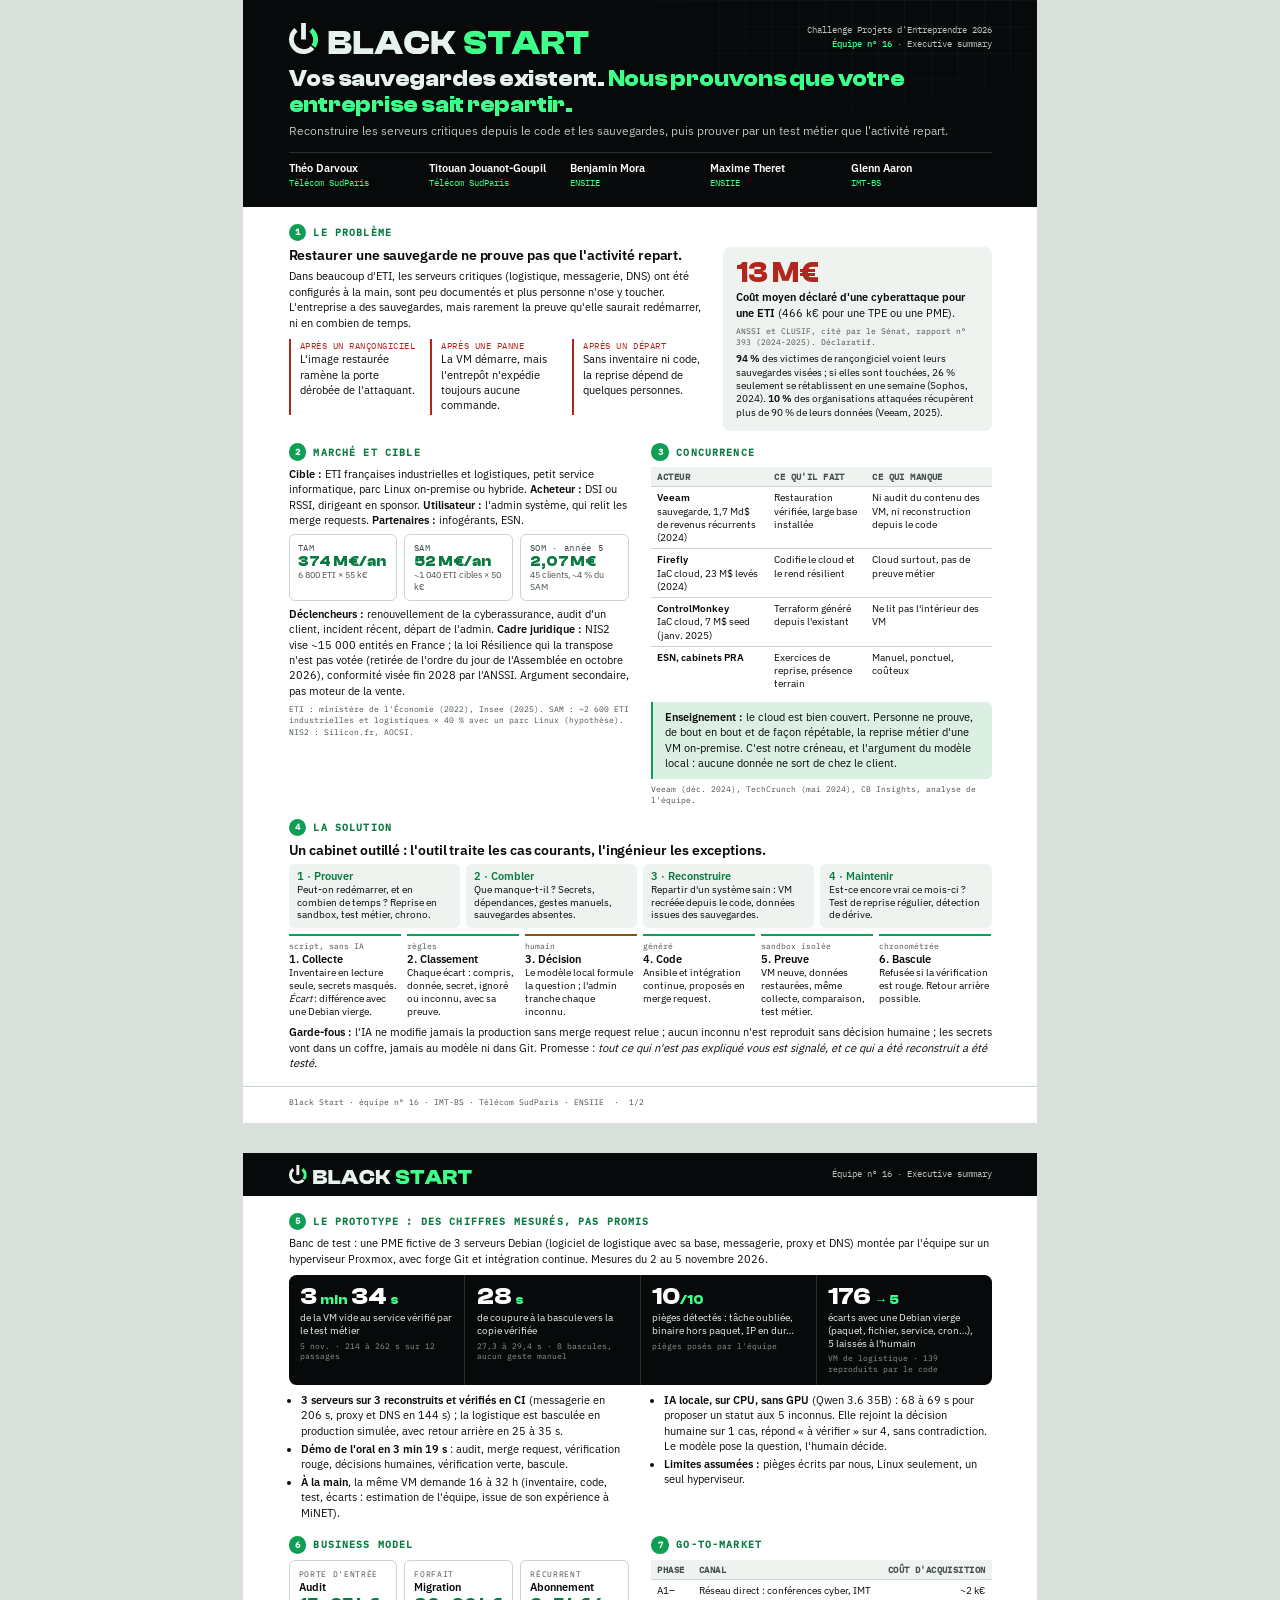
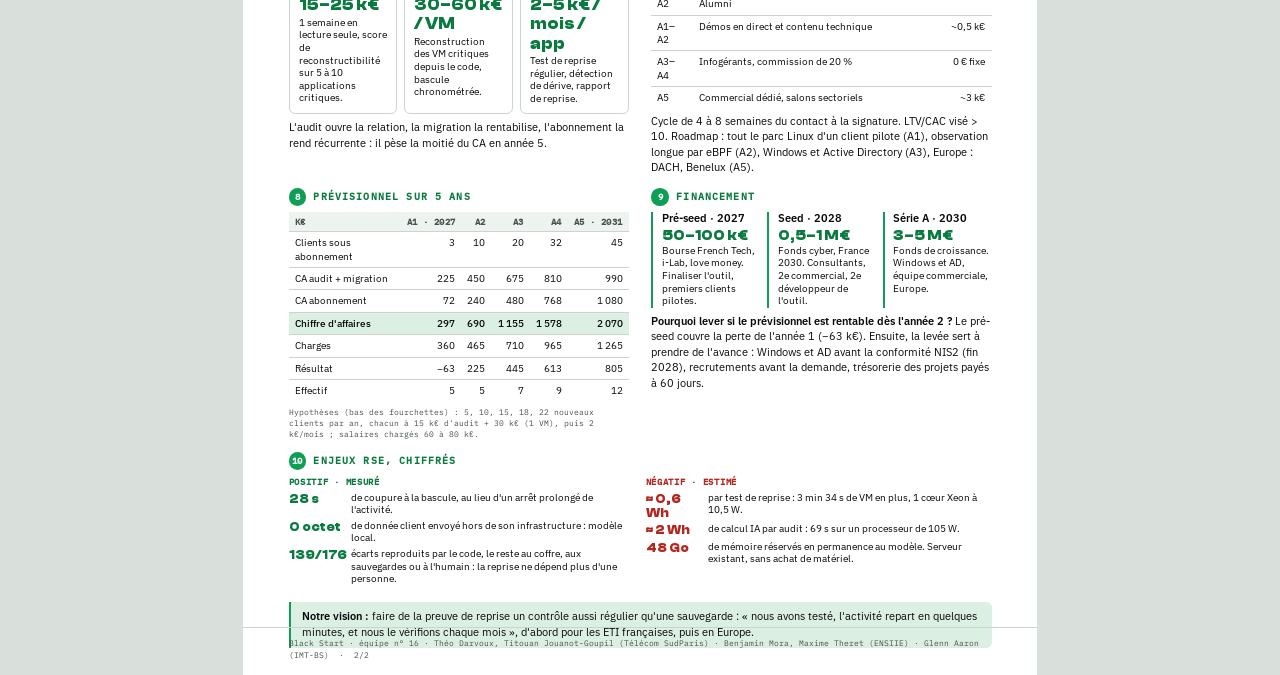
<file: EXECUTIVE_SUMMARY.html>
<!doctype html>
<html lang="fr">
<head>
<meta charset="utf-8">
<meta name="viewport" content="width=device-width, initial-scale=1">
<title>Black Start · Executive summary · Équipe 16</title>
<!-- Source de livrables/executive-summary-black-start.pdf (2 pages A4).
     PDF : node livrables/source/convertir.mjs executive-summary
     Chiffres du prototype : docs/05-mesures.md. Marché, prix et prévisionnel : deck de l'oral et analyse-marche-blackstart.md. -->
<link rel="stylesheet" href="oral/source/fonts.css">
<style>
@font-face{font-family:"Clash Display";font-weight:700;src:url(identite/source/clash-display-700.ttf) format("truetype")}
:root{--nuit:#07090A;--nuit-2:#0F1513;--os:#E8F2EC;--papier:#EEF3EF;--phos:#3DFF8A;--vert:#0E9F55;--vert-f:#0A7A41;--vert-bg:#DCEFE3;
--gris:#47524E;--gris-n:#8A9892;--ligne:#CBD5CF;--rouge:#B3261E;--orange:#8a5207;--orange-bg:#fbf1e1;
--sans:"IBM Plex Sans",system-ui,sans-serif;--mono:"IBM Plex Mono",ui-monospace,monospace;--titre:"Clash Display","IBM Plex Sans",sans-serif}
@page{size:A4;margin:0}
*{box-sizing:border-box;margin:0;padding:0;-webkit-print-color-adjust:exact;print-color-adjust:exact}
html{background:#d9dfdb}
body{font-family:var(--sans);font-size:8.4pt;line-height:1.38;color:var(--nuit);background:#d9dfdb}
.page{width:210mm;height:297mm;margin:0 auto 8mm;background:#fff;overflow:hidden;position:relative;display:flex;flex-direction:column;break-after:page}
.page:last-child{break-after:auto;margin-bottom:0}
@media print{html,body{background:#fff}.page{margin:0}}
.tete,.tete2,.pied{flex-shrink:0}
.corps{padding:4.5mm 12mm 0;flex:1;min-height:0;display:flex;flex-direction:column;gap:3.4mm}
b,strong{font-weight:600}
.mono{font-family:var(--mono)}
.src{font-family:var(--mono);font-size:6.3pt;color:var(--gris);line-height:1.35}

/* En-tête */
.tete{background:var(--nuit);color:var(--os);padding:6mm 12mm 4.5mm;position:relative;overflow:hidden}
.tete::before{content:"";position:absolute;inset:0;background-image:linear-gradient(rgba(255,255,255,.05) 1px,transparent 1px),linear-gradient(90deg,rgba(255,255,255,.05) 1px,transparent 1px);background-size:7mm 7mm;-webkit-mask-image:radial-gradient(70% 90% at 85% 10%,#000,transparent 75%);mask-image:radial-gradient(70% 90% at 85% 10%,#000,transparent 75%)}
.tete>*{position:relative}
.tete .ligne1{display:flex;justify-content:space-between;align-items:flex-start;gap:8mm}
.tete img{height:8.2mm;display:block}
.tete .meta{font-family:var(--mono);font-size:7pt;color:#b9c6bf;text-align:right;line-height:1.55}
.tete .meta b{color:var(--phos);font-weight:500}
.tete h1{font-family:var(--titre);font-weight:700;font-size:17pt;line-height:1.12;letter-spacing:-.01em;margin:3.6mm 0 1.4mm;max-width:170mm}
.tete h1 span{color:var(--phos)}
.tete .sous{color:#b9c6bf;font-size:8.8pt}
.equipe{display:grid;grid-template-columns:repeat(5,1fr);gap:0;margin-top:3.4mm;border-top:1px solid #26302c;padding-top:2.4mm}
.equipe div{font-size:7.9pt;line-height:1.3;padding-right:2mm}
.equipe b{display:block;color:#fff;font-weight:600}
.equipe span{font-family:var(--mono);font-size:6.6pt;color:var(--phos)}
.tete2{background:var(--nuit);color:#b9c6bf;padding:3.2mm 12mm;display:flex;justify-content:space-between;align-items:center;font-family:var(--mono);font-size:7pt}
.tete2 img{height:5mm}

/* Sections */
h2{font-family:var(--mono);font-size:7.2pt;font-weight:600;letter-spacing:.12em;text-transform:uppercase;color:var(--vert-f);display:flex;align-items:center;gap:2mm;margin-bottom:1.6mm}
h2 i{font-style:normal;display:inline-grid;place-items:center;width:4.6mm;height:4.6mm;border-radius:50%;background:var(--vert);color:#fff;font-size:6.6pt;letter-spacing:0}
h3{font-size:10.5pt;font-weight:600;line-height:1.2;margin-bottom:1.4mm;letter-spacing:-.005em}
p+p{margin-top:1.2mm}
.g2{display:grid;grid-template-columns:1fr 1fr;gap:6mm}
.g3{display:grid;grid-template-columns:repeat(3,1fr);gap:2.6mm}
.g-pb{display:grid;grid-template-columns:1.55fr 1fr;gap:5mm}
.cas{border-left:2.2px solid var(--rouge);padding:.4mm 0 .4mm 2.4mm}
.cas .k{font-family:var(--mono);font-size:6.5pt;color:var(--rouge);text-transform:uppercase;letter-spacing:.06em}
.chiffre{background:var(--papier);border-radius:2mm;padding:3mm 3.4mm}
.chiffre .big{font-family:var(--titre);font-size:21pt;line-height:1;color:var(--rouge)}
.chiffre p{margin-top:1mm}
.encart{background:var(--vert-bg);border-left:2.4px solid var(--vert);padding:2mm 3mm;border-radius:0 1.5mm 1.5mm 0}
.hyp{background:var(--orange-bg);border-left:2.4px solid var(--orange);padding:1.6mm 3mm;border-radius:0 1.5mm 1.5mm 0;color:#4a3105}

table{border-collapse:collapse;width:100%;font-size:7.6pt;line-height:1.3}
th,td{text-align:left;vertical-align:top;padding:1.1mm 1.6mm;border-bottom:1px solid var(--ligne)}
th{font-family:var(--mono);font-size:6.4pt;font-weight:600;letter-spacing:.05em;text-transform:uppercase;color:var(--gris);background:var(--papier)}
tr:last-child td{border-bottom:0}
td.n,th.n{text-align:right;font-variant-numeric:tabular-nums;white-space:nowrap}
.us td{background:var(--vert-bg);font-weight:500}

.tam{display:grid;grid-template-columns:repeat(3,1fr);gap:2mm;margin:1.4mm 0}
.tam>div{border:1px solid var(--ligne);border-radius:1.6mm;padding:1.8mm 2.2mm}
.tam .k{font-family:var(--mono);font-size:6.4pt;color:var(--gris);letter-spacing:.08em}
.tam .v{font-family:var(--titre);font-size:11pt;white-space:nowrap;line-height:1.1;color:var(--vert-f)}
.tam .d{font-size:6.9pt;color:var(--gris);line-height:1.3}

.etapes{display:grid;grid-template-columns:repeat(6,1fr);gap:1.6mm;margin-top:1.6mm}
.etape{border-top:2.2px solid var(--vert);padding-top:1.4mm;font-size:7.4pt;line-height:1.3}
.etape.h{border-top-color:var(--orange)}
.etape b{display:block;font-size:8pt}
.etape .q{font-family:var(--mono);font-size:6.2pt;color:var(--gris);display:block;margin-bottom:.4mm}
.niveaux{display:grid;grid-template-columns:repeat(4,1fr);gap:1.6mm}
.niveaux>div{background:var(--papier);border-radius:1.6mm;padding:1.6mm 2.2mm;font-size:7.3pt;line-height:1.3}
.niveaux b{display:block;font-size:8pt;color:var(--vert-f)}

/* Page 2 */
.kpis{display:grid;grid-template-columns:repeat(4,1fr);background:var(--nuit);border-radius:2mm;color:var(--os)}
.kpi{padding:2.6mm 3mm;border-left:1px solid #26302c}
.kpi:first-child{border-left:0}
.kpi .big{font-family:var(--titre);font-size:18pt;line-height:1;color:#fff}
.kpi .big small{font-size:10pt;color:var(--phos)}
.kpi .l{font-size:7.6pt;margin-top:1mm;line-height:1.25}
.kpi .s{font-family:var(--mono);font-size:6.2pt;color:var(--gris-n);margin-top:.8mm;line-height:1.3}
ul.p{padding-left:3.4mm}
ul.p li{margin-bottom:.6mm}
.offres{display:grid;grid-template-columns:repeat(3,1fr);gap:2mm}
.offre{border:1px solid var(--ligne);border-radius:1.6mm;padding:2mm 2.4mm}
.offre .k{font-family:var(--mono);font-size:6.3pt;color:var(--gris);text-transform:uppercase;letter-spacing:.08em}
.offre .prix{font-family:var(--titre);font-size:12.5pt;color:var(--vert-f);line-height:1.15}
.offre p{font-size:7.3pt;line-height:1.3;margin-top:.6mm}
.fin{display:grid;grid-template-columns:repeat(3,1fr);gap:2mm}
.fin>div{border-left:2.2px solid var(--vert);padding-left:2.2mm;font-size:7.3pt;line-height:1.3}
.fin b{display:block;font-size:8pt}
.fin .m{font-family:var(--titre);font-size:11pt;color:var(--vert-f)}
.rse{display:grid;grid-template-columns:1fr 1fr;gap:3mm}
.rse h4{font-family:var(--mono);font-size:6.6pt;letter-spacing:.08em;text-transform:uppercase;margin-bottom:1mm}
.rse .pos h4{color:var(--vert-f)}.rse .neg h4{color:var(--rouge)}
.rse li{list-style:none;display:grid;grid-template-columns:15mm 1fr;gap:1.6mm;margin-bottom:.9mm;font-size:7.3pt;line-height:1.28}
.rse li b{font-family:var(--titre);font-size:9.6pt;font-weight:700;line-height:1.1}
.rse .pos li b{color:var(--vert-f)}.rse .neg li b{color:var(--rouge)}
.pied{margin-top:auto;padding:2.4mm 12mm 4mm;border-top:1px solid var(--ligne)}
</style>
</head>
<body>

<!-- ============================ PAGE 1 ============================ -->
<section class="page">
  <header class="tete">
    <div class="ligne1">
      <img src="identite/logo-black-start-sombre.svg" alt="Black Start">
      <div class="meta">Challenge Projets d'Entreprendre 2026<br><b>Équipe n° 16</b> · Executive summary</div>
    </div>
    <h1>Vos sauvegardes existent. <span>Nous prouvons que votre entreprise sait repartir.</span></h1>
    <p class="sous">Reconstruire les serveurs critiques depuis le code et les sauvegardes, puis prouver par un test métier que l'activité repart.</p>
    <div class="equipe">
      <div><b>Théo Darvoux</b><span>Télécom SudParis</span></div>
      <div><b>Titouan Jouanot-Goupil</b><span>Télécom SudParis</span></div>
      <div><b>Benjamin Mora</b><span>ENSIIE</span></div>
      <div><b>Maxime Theret</b><span>ENSIIE</span></div>
      <div><b>Glenn Aaron</b><span>IMT-BS</span></div>
    </div>
  </header>

  <div class="corps">
    <!-- Problème -->
    <section>
      <h2><i>1</i>Le problème</h2>
      <div class="g-pb">
        <div>
          <h3>Restaurer une sauvegarde ne prouve pas que l'activité repart.</h3>
          <p>Dans beaucoup d'ETI, les serveurs critiques (logistique, messagerie, DNS) ont été configurés à la main, sont peu documentés et plus personne n'ose y toucher. L'entreprise a des sauvegardes, mais rarement la preuve qu'elle saurait redémarrer, ni en combien de temps.</p>
          <div class="g3" style="margin-top:2mm">
            <div class="cas"><div class="k">Après un rançongiciel</div>L'image restaurée ramène la porte dérobée de l'attaquant.</div>
            <div class="cas"><div class="k">Après une panne</div>La VM démarre, mais l'entrepôt n'expédie toujours aucune commande.</div>
            <div class="cas"><div class="k">Après un départ</div>Sans inventaire ni code, la reprise dépend de quelques personnes.</div>
          </div>
        </div>
        <div class="chiffre">
          <div class="big">13 M€</div>
          <p><b>Coût moyen déclaré d'une cyberattaque pour une ETI</b> (466 k€ pour une TPE ou une PME).</p>
          <p class="src">ANSSI et CLUSIF, cité par le Sénat, rapport n° 393 (2024-2025). Déclaratif.</p>
          <p style="margin-top:1.2mm;font-size:7.3pt"><b>94 %</b> des victimes de rançongiciel voient leurs sauvegardes visées ; si elles sont touchées, 26 % seulement se rétablissent en une semaine (Sophos, 2024). <b>10 %</b> des organisations attaquées récupèrent plus de 90 % de leurs données (Veeam, 2025).</p>
        </div>
      </div>
    </section>

    <!-- Marché -->
    <section class="g2">
      <div>
        <h2><i>2</i>Marché et cible</h2>
        <p><b>Cible :</b> ETI françaises industrielles et logistiques, petit service informatique, parc Linux on-premise ou hybride. <b>Acheteur :</b> DSI ou RSSI, dirigeant en sponsor. <b>Utilisateur :</b> l'admin système, qui relit les merge requests. <b>Partenaires :</b> infogérants, ESN.</p>
        <div class="tam">
          <div><div class="k">TAM</div><div class="v">374 M€/an</div><div class="d">6 800 ETI × 55 k€</div></div>
          <div><div class="k">SAM</div><div class="v">52 M€/an</div><div class="d">~1 040 ETI cibles × 50 k€</div></div>
          <div><div class="k">SOM · année 5</div><div class="v">2,07 M€</div><div class="d">45 clients, ~4 % du SAM</div></div>
        </div>
        <p><b>Déclencheurs :</b> renouvellement de la cyberassurance, audit d'un client, incident récent, départ de l'admin. <b>Cadre juridique :</b> NIS2 vise ~15 000 entités en France ; la loi Résilience qui la transpose n'est pas votée (retirée de l'ordre du jour de l'Assemblée en octobre 2026), conformité visée fin 2028 par l'ANSSI. Argument secondaire, pas moteur de la vente.</p>
        <p class="src" style="margin-top:1mm">ETI : ministère de l'Économie (2022), Insee (2025). SAM : ~2 600 ETI industrielles et logistiques × 40 % avec un parc Linux (hypothèse). NIS2 : Silicon.fr, AOCSI.</p>
      </div>
      <div>
        <h2><i>3</i>Concurrence</h2>
        <table>
          <tr><th>Acteur</th><th>Ce qu'il fait</th><th>Ce qui manque</th></tr>
          <tr><td><b>Veeam</b><br>sauvegarde, 1,7 Md$ de revenus récurrents (2024)</td><td>Restauration vérifiée, large base installée</td><td>Ni audit du contenu des VM, ni reconstruction depuis le code</td></tr>
          <tr><td><b>Firefly</b><br>IaC cloud, 23 M$ levés (2024)</td><td>Codifie le cloud et le rend résilient</td><td>Cloud surtout, pas de preuve métier</td></tr>
          <tr><td><b>ControlMonkey</b><br>IaC cloud, 7 M$ seed (janv. 2025)</td><td>Terraform généré depuis l'existant</td><td>Ne lit pas l'intérieur des VM</td></tr>
          <tr><td><b>ESN, cabinets PRA</b></td><td>Exercices de reprise, présence terrain</td><td>Manuel, ponctuel, coûteux</td></tr>
        </table>
        <div class="encart" style="margin-top:2mm"><b>Enseignement :</b> le cloud est bien couvert. Personne ne prouve, de bout en bout et de façon répétable, la reprise métier d'une VM on-premise. C'est notre créneau, et l'argument du modèle local : aucune donnée ne sort de chez le client.</div>
        <p class="src" style="margin-top:1mm">Veeam (déc. 2024), TechCrunch (mai 2024), CB Insights, analyse de l'équipe.</p>
      </div>
    </section>

    <!-- Solution -->
    <section>
      <h2><i>4</i>La solution</h2>
      <h3>Un cabinet outillé : l'outil traite les cas courants, l'ingénieur les exceptions.</h3>
      <div class="niveaux">
        <div><b>1 · Prouver</b>Peut-on redémarrer, et en combien de temps ? Reprise en sandbox, test métier, chrono.</div>
        <div><b>2 · Combler</b>Que manque-t-il ? Secrets, dépendances, gestes manuels, sauvegardes absentes.</div>
        <div><b>3 · Reconstruire</b>Repartir d'un système sain : VM recréée depuis le code, données issues des sauvegardes.</div>
        <div><b>4 · Maintenir</b>Est-ce encore vrai ce mois-ci ? Test de reprise régulier, détection de dérive.</div>
      </div>
      <div class="etapes">
        <div class="etape"><span class="q">script, sans IA</span><b>1. Collecte</b>Inventaire en lecture seule, secrets masqués. <i>Écart</i>&nbsp;: différence avec une Debian vierge.</div>
        <div class="etape"><span class="q">règles</span><b>2. Classement</b>Chaque écart : compris, donnée, secret, ignoré ou inconnu, avec sa preuve.</div>
        <div class="etape h"><span class="q">humain</span><b>3. Décision</b>Le modèle local formule la question ; l'admin tranche chaque inconnu.</div>
        <div class="etape"><span class="q">généré</span><b>4. Code</b>Ansible et intégration continue, proposés en merge request.</div>
        <div class="etape"><span class="q">sandbox isolée</span><b>5. Preuve</b>VM neuve, données restaurées, même collecte, comparaison, test métier.</div>
        <div class="etape"><span class="q">chronométrée</span><b>6. Bascule</b>Refusée si la vérification est rouge. Retour arrière possible.</div>
      </div>
      <p style="margin-top:1.8mm"><b>Garde-fous :</b> l'IA ne modifie jamais la production sans merge request relue ; aucun inconnu n'est reproduit sans décision humaine ; les secrets vont dans un coffre, jamais au modèle ni dans Git. Promesse : <i>tout ce qui n'est pas expliqué vous est signalé, et ce qui a été reconstruit a été testé.</i></p>
    </section>
  </div>
  <div class="pied src">Black Start · équipe n° 16 · IMT-BS · Télécom SudParis · ENSIIE &nbsp;·&nbsp; 1/2</div>
</section>

<!-- ============================ PAGE 2 ============================ -->
<section class="page">
  <div class="tete2"><img src="identite/logo-black-start-sombre.svg" alt="Black Start"><span>Équipe n° 16 · Executive summary</span></div>
  <div class="corps">
    <!-- Prototype -->
    <section>
      <h2><i>5</i>Le prototype : des chiffres mesurés, pas promis</h2>
      <p style="margin-bottom:2mm">Banc de test : une PME fictive de 3 serveurs Debian (logiciel de logistique avec sa base, messagerie, proxy et DNS) montée par l'équipe sur un hyperviseur Proxmox, avec forge Git et intégration continue. Mesures du 2 au 5 novembre 2026.</p>
      <div class="kpis">
        <div class="kpi"><div class="big">3 <small>min</small> 34 <small>s</small></div><div class="l">de la VM vide au service vérifié par le test métier</div><div class="s">5 nov. · 214 à 262 s sur 12 passages</div></div>
        <div class="kpi"><div class="big">28 <small>s</small></div><div class="l">de coupure à la bascule vers la copie vérifiée</div><div class="s">27,3 à 29,4 s · 8 bascules, aucun geste manuel</div></div>
        <div class="kpi"><div class="big">10<small>/10</small></div><div class="l">pièges détectés : tâche oubliée, binaire hors paquet, IP en dur…</div><div class="s">pièges posés par l'équipe</div></div>
        <div class="kpi"><div class="big">176 <small>→ 5</small></div><div class="l">écarts avec une Debian vierge (paquet, fichier, service, cron…), 5 laissés à l'humain</div><div class="s">VM de logistique · 139 reproduits par le code</div></div>
      </div>
      <div class="g2" style="margin-top:2.2mm">
        <ul class="p">
          <li><b>3 serveurs sur 3 reconstruits et vérifiés en CI</b> (messagerie en 206 s, proxy et DNS en 144 s) ; la logistique est basculée en production simulée, avec retour arrière en 25 à 35 s.</li>
          <li><b>Démo de l'oral en 3 min 19 s</b> : audit, merge request, vérification rouge, décisions humaines, vérification verte, bascule.</li>
          <li><b>À la main</b>, la même VM demande 16 à 32 h (inventaire, code, test, écarts : estimation de l'équipe, issue de son expérience à MiNET).</li>
        </ul>
        <ul class="p">
          <li><b>IA locale, sur CPU, sans GPU</b> (Qwen 3.6 35B) : 68 à 69 s pour proposer un statut aux 5 inconnus. Elle rejoint la décision humaine sur 1 cas, répond « à vérifier » sur 4, sans contradiction. Le modèle pose la question, l'humain décide.</li>
          <li><b>Limites assumées :</b> pièges écrits par nous, Linux seulement, un seul hyperviseur.</li>
        </ul>
      </div>
    </section>

    <!-- Business model -->
    <section class="g2">
      <div>
        <h2><i>6</i>Business model</h2>
        <div class="offres">
          <div class="offre"><div class="k">Porte d'entrée</div><b>Audit</b><div class="prix">15–25 k€</div><p>1 semaine en lecture seule, score de reconstructibilité sur 5 à 10 applications critiques.</p></div>
          <div class="offre"><div class="k">Forfait</div><b>Migration</b><div class="prix">30–60 k€ / VM</div><p>Reconstruction des VM critiques depuis le code, bascule chronométrée.</p></div>
          <div class="offre"><div class="k">Récurrent</div><b>Abonnement</b><div class="prix">2–5 k€ / mois / app</div><p>Test de reprise régulier, détection de dérive, rapport de reprise.</p></div>
        </div>
        <p style="margin-top:1.6mm">L'audit ouvre la relation, la migration la rentabilise, l'abonnement la rend récurrente : il pèse la moitié du CA en année 5.</p>
      </div>
      <div>
        <h2><i>7</i>Go-to-market</h2>
        <table>
          <tr><th>Phase</th><th>Canal</th><th class="n">Coût d'acquisition</th></tr>
          <tr><td>A1–A2</td><td>Réseau direct : conférences cyber, IMT Alumni</td><td class="n">~2 k€</td></tr>
          <tr><td>A1–A2</td><td>Démos en direct et contenu technique</td><td class="n">~0,5 k€</td></tr>
          <tr><td>A3–A4</td><td>Infogérants, commission de 20 %</td><td class="n">0 € fixe</td></tr>
          <tr><td>A5</td><td>Commercial dédié, salons sectoriels</td><td class="n">~3 k€</td></tr>
        </table>
        <p style="margin-top:1.4mm">Cycle de 4 à 8 semaines du contact à la signature. LTV/CAC visé &gt; 10. Roadmap : tout le parc Linux d'un client pilote (A1), observation longue par eBPF (A2), Windows et Active Directory (A3), Europe : DACH, Benelux (A5).</p>
      </div>
    </section>

    <!-- Prévisionnel -->
    <section class="g2">
      <div>
        <h2><i>8</i>Prévisionnel sur 5 ans</h2>
        <table>
          <tr><th>k€</th><th class="n">A1 · 2027</th><th class="n">A2</th><th class="n">A3</th><th class="n">A4</th><th class="n">A5 · 2031</th></tr>
          <tr><td>Clients sous abonnement</td><td class="n">3</td><td class="n">10</td><td class="n">20</td><td class="n">32</td><td class="n">45</td></tr>
          <tr><td>CA audit + migration</td><td class="n">225</td><td class="n">450</td><td class="n">675</td><td class="n">810</td><td class="n">990</td></tr>
          <tr><td>CA abonnement</td><td class="n">72</td><td class="n">240</td><td class="n">480</td><td class="n">768</td><td class="n">1 080</td></tr>
          <tr class="us"><td>Chiffre d'affaires</td><td class="n">297</td><td class="n">690</td><td class="n">1 155</td><td class="n">1 578</td><td class="n">2 070</td></tr>
          <tr><td>Charges</td><td class="n">360</td><td class="n">465</td><td class="n">710</td><td class="n">965</td><td class="n">1 265</td></tr>
          <tr><td>Résultat</td><td class="n">−63</td><td class="n">225</td><td class="n">445</td><td class="n">613</td><td class="n">805</td></tr>
          <tr><td>Effectif</td><td class="n">5</td><td class="n">5</td><td class="n">7</td><td class="n">9</td><td class="n">12</td></tr>
        </table>
        <p class="src" style="margin-top:1mm">Hypothèses (bas des fourchettes) : 5, 10, 15, 18, 22 nouveaux clients par an, chacun à 15 k€ d'audit + 30 k€ (1 VM), puis 2 k€/mois ; salaires chargés 60 à 80 k€.</p>
      </div>
      <div>
        <h2><i>9</i>Financement</h2>
        <div class="fin">
          <div><b>Pré-seed · 2027</b><span class="m">50–100 k€</span><br>Bourse French Tech, i-Lab, love money. Finaliser l'outil, premiers clients pilotes.</div>
          <div><b>Seed · 2028</b><span class="m">0,5–1 M€</span><br>Fonds cyber, France 2030. Consultants, 2e commercial, 2e développeur de l'outil.</div>
          <div><b>Série A · 2030</b><span class="m">3–5 M€</span><br>Fonds de croissance. Windows et AD, équipe commerciale, Europe.</div>
        </div>
        <p style="margin-top:1.6mm"><b>Pourquoi lever si le prévisionnel est rentable dès l'année 2 ?</b> Le pré-seed couvre la perte de l'année 1 (−63 k€). Ensuite, la levée sert à prendre de l'avance : Windows et AD avant la conformité NIS2 (fin 2028), recrutements avant la demande, trésorerie des projets payés à 60 jours.</p>
      </div>
    </section>

    <!-- RSE -->
    <section>
      <h2><i>10</i>Enjeux RSE, chiffrés</h2>
      <div class="rse">
        <ul class="pos"><h4>Positif · mesuré</h4>
          <li><b>28 s</b>de coupure à la bascule, au lieu d'un arrêt prolongé de l'activité.</li>
          <li><b>0 octet</b>de donnée client envoyé hors de son infrastructure : modèle local.</li>
          <li><b>139/176</b>écarts reproduits par le code, le reste au coffre, aux sauvegardes ou à l'humain : la reprise ne dépend plus d'une personne.</li>
        </ul>
        <ul class="neg"><h4>Négatif · estimé</h4>
          <li><b>≈ 0,6 Wh</b>par test de reprise : 3 min 34 s de VM en plus, 1 cœur Xeon à 10,5 W.</li>
          <li><b>≈ 2 Wh</b>de calcul IA par audit : 69 s sur un processeur de 105 W.</li>
          <li><b>48 Go</b>de mémoire réservés en permanence au modèle. Serveur existant, sans achat de matériel.</li>
        </ul>
      </div>
    </section>

    <div class="encart"><b>Notre vision :</b> faire de la preuve de reprise un contrôle aussi régulier qu'une sauvegarde : « nous avons testé, l'activité repart en quelques minutes, et nous le vérifions chaque mois », d'abord pour les ETI françaises, puis en Europe.</div>
  </div>
  <div class="pied src">Black Start · équipe n° 16 · Théo Darvoux, Titouan Jouanot-Goupil (Télécom SudParis) · Benjamin Mora, Maxime Theret (ENSIIE) · Glenn Aaron (IMT-BS) &nbsp;·&nbsp; 2/2</div>
</section>

</body>
</html>
</file>
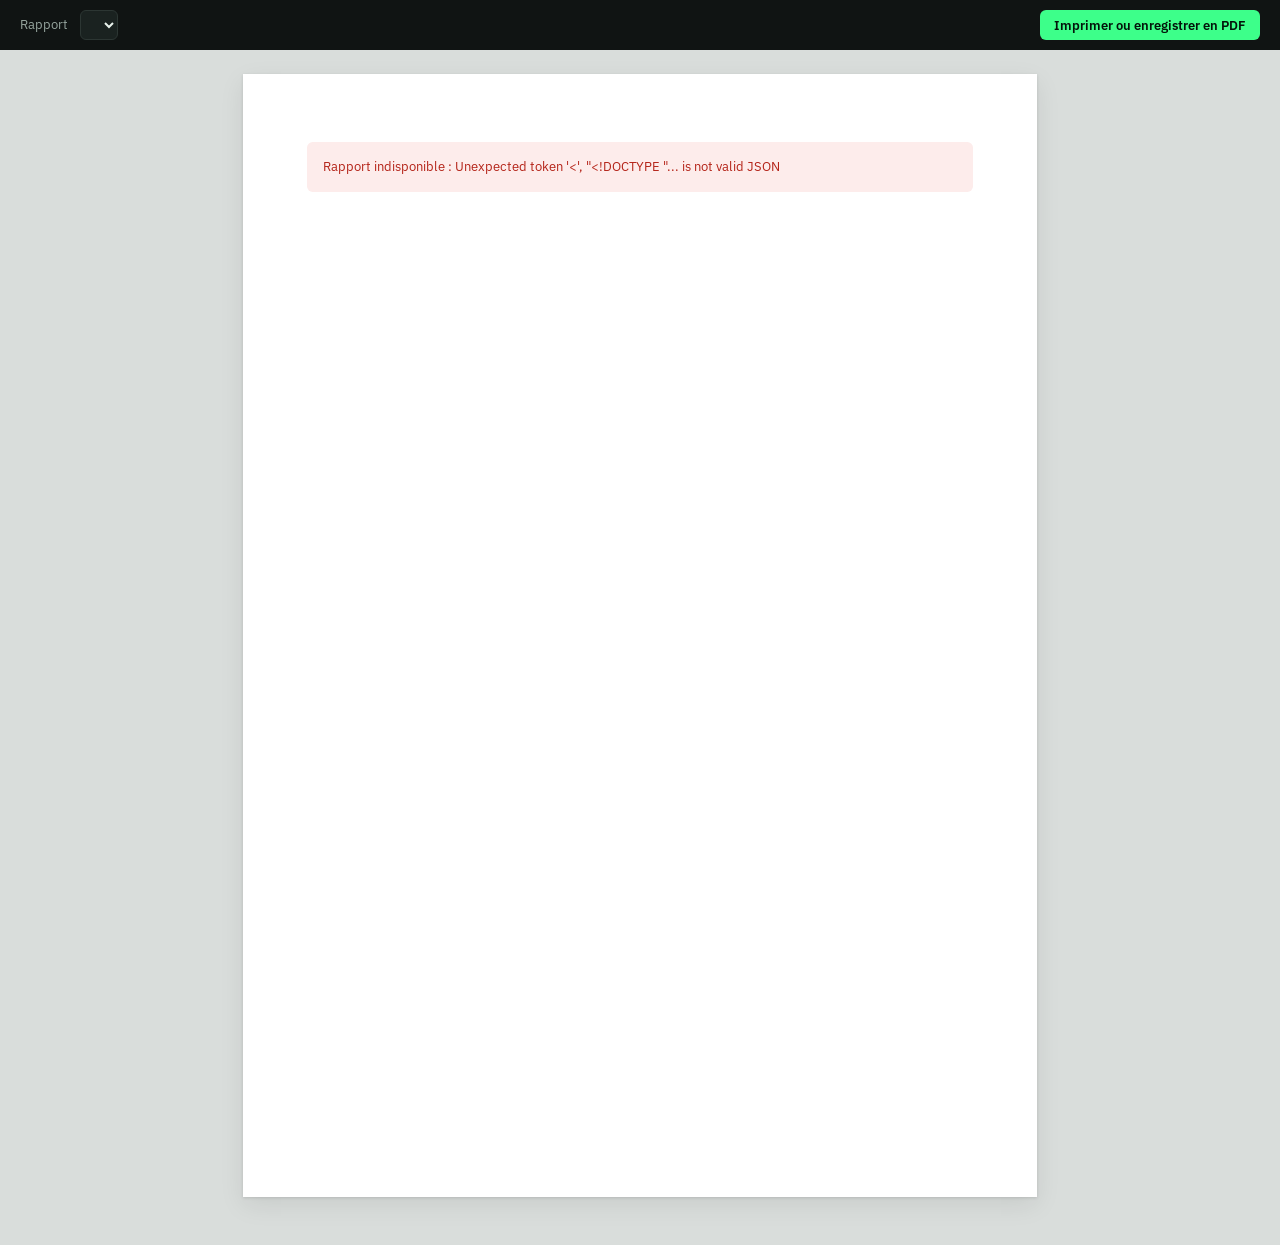
<file: infra/salle/rapport.html>
<!doctype html>
<html lang="fr">
<head>
<meta charset="utf-8">
<meta name="viewport" content="width=device-width, initial-scale=1">
<title>Rapport de reprise · Black Start</title>
<link rel="preconnect" href="https://fonts.googleapis.com">
<link rel="stylesheet" href="https://fonts.googleapis.com/css2?family=IBM+Plex+Sans:wght@400;500;600;700&family=IBM+Plex+Mono:wght@400;500&display=swap">
<style>
/* Rapport de reprise : document A4 à remettre à la direction, généré depuis les résultats réels (/parc). */
:root {
  --encre: #121614; --doux: #4f5a55; --pale: #7d8883; --trait: #dde2df; --trait2: #c7cecb; --fond: #f6f7f6;
  --vert: #0f7a3e; --vert-fond: #e6f4ec; --ambre: #9a5b00; --ambre-fond: #fbf0dc; --rouge: #b42318; --rouge-fond: #fdeceb;
  --gris-fond: #eef0ef; --marque: #0f7a3e;
  --sans: "IBM Plex Sans", system-ui, sans-serif; --mono: "IBM Plex Mono", ui-monospace, monospace;
}
* { box-sizing: border-box; }
html { background: #d9dddb; }
body { margin: 0; color: var(--encre); font: 400 10pt/1.5 var(--sans); -webkit-font-smoothing: antialiased; font-feature-settings: "tnum"; }
.barre { position: sticky; top: 0; z-index: 2; display: flex; gap: 12px; align-items: center; padding: 10px 20px; background: #101413; color: #e8f2ec; font-size: 13px; }
.barre label { color: #96a59e; } .barre select { font: 13px var(--sans); background: #1a2220; color: #e8f2ec; border: 1px solid #2c3633; border-radius: 6px; height: 30px; padding: 0 8px; }
.barre button { margin-left: auto; font: 600 13px var(--sans); background: #3dff8a; color: #03140a; border: 0; border-radius: 6px; height: 30px; padding: 0 14px; cursor: pointer; }
.barre .info { color: #96a59e; }
.feuilles { padding: 24px 0 48px; display: grid; gap: 24px; justify-content: center; }
.feuille { width: 210mm; min-height: 297mm; background: #fff; padding: 18mm 17mm 16mm; box-shadow: 0 1px 3px rgba(0,0,0,.12), 0 8px 24px rgba(0,0,0,.08); position: relative; }
.mono { font-family: var(--mono); font-size: .92em; }
.doux { color: var(--doux); } .pale { color: var(--pale); }
h1 { font-size: 24pt; line-height: 1.15; margin: 0; letter-spacing: -.02em; font-weight: 600; }
h2 { font-size: 13.5pt; margin: 0 0 3mm; font-weight: 600; letter-spacing: -.01em; display: flex; gap: 3mm; align-items: baseline; }
h2 .num { color: var(--marque); font-weight: 600; }
h3 { font-size: 10.5pt; margin: 6mm 0 2mm; font-weight: 600; }
p { margin: 0 0 2.5mm; }
section { margin-top: 8mm; }
section:first-of-type { margin-top: 0; }

/* en-tête de page */
.entete-page { display: flex; justify-content: space-between; align-items: center; padding-bottom: 4mm; border-bottom: 1px solid var(--trait); margin-bottom: 7mm; font-size: 8.5pt; color: var(--pale); }
.entete-page svg { height: 11px; width: auto; display: block; }

/* couverture */
.couverture { display: grid; grid-template-rows: auto 1fr auto; min-height: calc(297mm - 34mm); }
.couverture .logo svg { height: 22px; width: auto; display: block; }
.couverture .titre { align-self: center; padding: 20mm 0; }
.couverture .sur { font-size: 10pt; font-weight: 600; color: var(--marque); letter-spacing: .06em; text-transform: uppercase; margin-bottom: 4mm; }
.couverture h1 { font-size: 30pt; }
.couverture .org { font-size: 15pt; color: var(--doux); margin-top: 4mm; }
.couverture .verdict-c { margin-top: 12mm; padding: 6mm 7mm; border-left: 3px solid var(--marque); background: var(--fond); font-size: 12pt; line-height: 1.45; max-width: 150mm; }
.meta { display: grid; grid-template-columns: 1fr 1fr; gap: 4mm 10mm; padding-top: 6mm; border-top: 1px solid var(--trait); font-size: 9pt; }
.meta div span { display: block; color: var(--pale); font-size: 8pt; text-transform: uppercase; letter-spacing: .05em; margin-bottom: .5mm; }

/* chiffres */
.kpis { display: grid; grid-template-columns: repeat(4, 1fr); border: 1px solid var(--trait); border-radius: 2mm; margin: 4mm 0 2mm; }
.kpi { padding: 3.5mm 4mm; border-left: 1px solid var(--trait); }
.kpi:first-child { border-left: 0; }
.kpi .l { font-size: 8pt; color: var(--doux); line-height: 1.3; min-height: 2.6em; }
.kpi .v { font-size: 17pt; font-weight: 600; letter-spacing: -.02em; line-height: 1.2; margin-top: 1mm; white-space: nowrap; }
.kpi .v small { font-size: 10pt; color: var(--pale); font-weight: 500; }
.kpi .s { font-size: 7.5pt; color: var(--pale); margin-top: .5mm; line-height: 1.3; }
.v.ok { color: var(--vert); } .v.att { color: var(--ambre); } .v.ko { color: var(--rouge); }

/* tableaux */
table { width: 100%; border-collapse: collapse; font-size: 8.8pt; margin: 2mm 0 1mm; }
th { text-align: left; font-weight: 600; font-size: 7.5pt; color: var(--doux); text-transform: uppercase; letter-spacing: .04em; padding: 2mm 2.5mm; border-bottom: 1.5px solid var(--encre); vertical-align: bottom; }
td { padding: 2.2mm 2.5mm; border-bottom: 1px solid var(--trait); vertical-align: top; }
tr { break-inside: avoid; }
td.n, th.n { text-align: right; white-space: nowrap; }
/* Synthèse : colonnes de largeur fixe, le tableau ne sort jamais de la feuille. */
table.synthese { table-layout: fixed; }
table.synthese th { letter-spacing: .02em; }
table.synthese td, table.synthese th { padding-left: 1.8mm; padding-right: 1.8mm; }
table.synthese td:first-child .mono { white-space: nowrap; }
table.synthese td.n, table.synthese th.n { white-space: normal; }
td.cle { font-family: var(--mono); font-size: 8pt; word-break: break-all; }
td .sous { display: block; color: var(--pale); font-size: 7.8pt; }
.badge { display: inline-block; font-size: 7.8pt; font-weight: 600; padding: .6mm 2mm; border-radius: 1mm; white-space: nowrap; }
.badge.ok { background: var(--vert-fond); color: var(--vert); } .badge.att { background: var(--ambre-fond); color: var(--ambre); }
.badge.ko { background: var(--rouge-fond); color: var(--rouge); } .badge.neutre { background: var(--gris-fond); color: var(--doux); }

/* points d'attention : un tableau, comme dans un rapport d'audit */
.prio { font-size: 7.5pt; font-weight: 700; text-transform: uppercase; letter-spacing: .05em; }
.prio.haute { color: var(--rouge); } .prio.moyenne { color: var(--ambre); } .prio.info { color: var(--doux); }
table.points-t td b { font-weight: 600; }
.points { display: grid; gap: 2.5mm; margin-top: 3mm; }
.point { display: grid; grid-template-columns: 18mm 1fr; gap: 4mm; padding: 3mm 4mm; border: 1px solid var(--trait); border-radius: 1.5mm; break-inside: avoid; }
.point .p { font-size: 7.5pt; font-weight: 700; text-transform: uppercase; letter-spacing: .05em; }
.point.haute .p { color: var(--rouge); } .point.moyenne .p { color: var(--ambre); } .point.info .p { color: var(--doux); }
.point b { font-weight: 600; }
.point .a { color: var(--doux); font-size: 8.8pt; margin-top: .5mm; }

/* section machine */
.tete-machine { display: flex; justify-content: space-between; align-items: flex-start; gap: 6mm; padding-bottom: 4mm; border-bottom: 1px solid var(--trait); margin-bottom: 3mm; }
.tete-machine .nom { font: 600 17pt var(--mono); letter-spacing: -.01em; }
.tete-machine .role { color: var(--doux); font-size: 10pt; margin-top: 1mm; }
.tete-machine .tags { margin-top: 2mm; display: flex; gap: 2mm; flex-wrap: wrap; font-size: 8pt; color: var(--doux); }
.tete-machine .tags span { border: 1px solid var(--trait2); border-radius: 1mm; padding: .3mm 1.8mm; }
.verdict-m { padding: 3.5mm 4.5mm; border-radius: 1.5mm; font-size: 10pt; margin: 3mm 0; }
.verdict-m.ok { background: var(--vert-fond); } .verdict-m.att { background: var(--ambre-fond); } .verdict-m.ko { background: var(--rouge-fond); } .verdict-m.neutre { background: var(--gris-fond); }
.verdict-m b { font-weight: 600; }
.deux { display: grid; grid-template-columns: 1fr 1fr; gap: 6mm; }
.liste-faits { margin: 1mm 0 0; padding: 0; list-style: none; font-size: 9pt; }
.liste-faits li { padding: 1.6mm 0; border-bottom: 1px solid var(--trait); display: flex; justify-content: space-between; gap: 4mm; }
.liste-faits li span:first-child { color: var(--doux); }
.liste-faits li span:last-child { text-align: right; }
.vide { color: var(--pale); font-style: italic; font-size: 9pt; padding: 2mm 0; }

/* méthode, validation */
.defs { display: grid; grid-template-columns: 42mm 1fr; gap: 0; font-size: 9pt; margin-top: 2mm; }
.defs > div { padding: 2mm 0; border-bottom: 1px solid var(--trait); }
.defs > div:nth-child(odd) { font-weight: 600; padding-right: 4mm; }
.signatures { display: grid; grid-template-columns: 1fr 1fr; gap: 8mm; margin-top: 4mm; }
.signature { border: 1px solid var(--trait2); border-radius: 1.5mm; padding: 4mm 5mm; min-height: 44mm; display: grid; align-content: start; gap: 2mm; font-size: 9pt; }
.signature .r { font-size: 7.5pt; text-transform: uppercase; letter-spacing: .05em; color: var(--pale); font-weight: 600; }
.signature .ligne { border-bottom: 1px solid var(--trait2); height: 7mm; display: flex; align-items: flex-end; color: var(--pale); font-size: 8pt; }
.pied-page { position: absolute; left: 17mm; right: 17mm; bottom: 8mm; display: flex; justify-content: space-between; font-size: 7.5pt; color: var(--pale); border-top: 1px solid var(--trait); padding-top: 2mm; }
.chargement { color: #e8f2ec; text-align: center; padding: 80px; font-size: 14px; }
.erreur { background: var(--rouge-fond); color: var(--rouge); padding: 4mm; border-radius: 1.5mm; }

/* Impression : marges et pied de page sur chaque page imprimée (texte du pied posé par le script). */
@page { size: A4; margin: 15mm 17mm 17mm; }
@page :first { margin: 0; }
@media print {
  html { background: #fff; }
  .barre, .pied-page { display: none; }
  .feuilles { padding: 0; gap: 0; display: block; }
  .feuille { box-shadow: none; break-after: page; width: auto; min-height: 0; padding: 0; }
  .feuille:first-child { padding: 18mm 17mm 16mm; height: 297mm; }
  .entete-page { margin-bottom: 5mm; }
  h3, .kpis, .verdict-m, .tete-machine { break-after: avoid; break-inside: avoid; }
}
@media screen and (max-width: 230mm) { .feuilles { justify-content: stretch; padding: 0; } .feuille { width: 100%; min-height: 0; } }
</style>
</head>
<body>
<div class="barre" id="barre">
  <label for="choix">Rapport</label><select id="choix"></select>
  <span class="info" id="info"></span>
  <button onclick="window.print()">Imprimer ou enregistrer en PDF</button>
</div>
<div class="feuilles" id="feuilles"><div class="chargement">Lecture des preuves…</div></div>
<script>
"use strict";
const esc = (t) => String(t ?? "").replace(/[&<>"']/g, (c) => ({ "&": "&amp;", "<": "&lt;", ">": "&gt;", '"': "&quot;", "'": "&#39;" }[c]));
const fr = (x, d = 1) => Number(x).toLocaleString("fr-FR", { minimumFractionDigits: d, maximumFractionDigits: d });
const duree = (s) => s == null ? "–" : s < 60 ? `${Math.round(s)} s` : `${Math.floor(s / 60)} min ${String(Math.round(s % 60)).padStart(2, "0")} s`;
const MOIS = ["janvier", "février", "mars", "avril", "mai", "juin", "juillet", "août", "septembre", "octobre", "novembre", "décembre"];
const MOISC = ["janv.", "févr.", "mars", "avr.", "mai", "juin", "juil.", "août", "sept.", "oct.", "nov.", "déc."];
// « 2026-11-03 13:38 » → « 3 nov. 2026, 13:38 »
const dateFr = (s, court = true) => { const m = /^(\d{4})-(\d\d)-(\d\d)(?:[ T](\d\d:\d\d))?/.exec(s || ""); return m ? `${+m[3]} ${(court ? MOISC : MOIS)[+m[2] - 1]} ${m[1]}${m[4] ? `, ${m[4]}` : ""}` : (s || "–"); };
const dateEpoch = (t) => { const d = new Date(t * 1000); return `${d.getDate()} ${MOISC[d.getMonth()]} ${d.getFullYear()}, ${String(d.getHours()).padStart(2, "0")}:${String(d.getMinutes()).padStart(2, "0")}`; };
const LIB_DEC = { reproduire: "Garder", "ne pas reproduire": "Retirer", accepter: "Perte acceptée" };
const CRIT = { critique: "Critique", importante: "Importante", secondaire: "Secondaire" };
const ETAPES = [["sandbox_s", "Machine vide isolée", "VM neuve clonée d'une Debian vierge, coupée du réseau de l'entreprise"],
  ["reconstruction_s", "Reconstruction depuis le code", "le code de la merge request est appliqué, personne au clavier"],
  ["restauration_s", "Restauration des données", "depuis la dernière sauvegarde"], ["redemarrage_s", "Redémarrage", "la configuration doit survivre à un redémarrage"],
  ["collecte_s", "Audit de la copie", "même collecte en lecture seule que sur l'original"], ["comparaison_s", "Comparaison avec l'original", "tout écart doit être justifié"],
  ["test_metier_s", "Test métier", "le service rend le service attendu"]];
const LOGO = (encre, vert) => `<svg viewBox="0 0 880.3 90.7" role="img" aria-label="Black Start"><g transform="translate(0 90.72)"><path d="M64.41 -70.53 A35.51 35.51 0 0 1 71.86 -22.50" fill="none" stroke="${vert}" stroke-width="14.07"/><path d="M69.09 -18.95 A35.51 35.51 0 1 1 20.68 -70.53" fill="none" stroke="${encre}" stroke-width="14.07"/><rect x="35.51" y="-90.72" width="14.07" height="48.17" fill="${encre}"/><path d="M161.13 0.0H116.23V-67.0H158.83Q180.53 -67.0 180.53 -50.800000000000004Q180.53 -36.300000000000004 163.83 -35.6V-34.6Q173.63 -34.2 178.63 -30.0Q183.63 -25.8 183.63 -18.6Q183.63 0.0 161.13 0.0ZM134.93 -50.1V-41.6H156.83Q159.63 -41.6 160.68 -42.5Q161.73000000000002 -43.400000000000006 161.73000000000002 -45.800000000000004Q161.73000000000002 -48.1 160.48000000000002 -49.1Q159.23000000000002 -50.1 156.33 -50.1ZM134.93 -26.200000000000003V-16.900000000000002H158.73000000000002Q162.13 -16.900000000000002 163.38 -17.85Q164.63 -18.8 164.63 -21.6Q164.63 -24.400000000000002 163.43 -25.300000000000004Q162.23000000000002 -26.200000000000003 158.73000000000002 -26.200000000000003ZM247.13 0.0H189.63V-67.0H208.43V-16.900000000000002H247.13ZM271.23 0.0H250.13L279.03 -67.0H305.93L334.93 0.0H313.33L308.23 -12.4H276.43ZM287.43 -38.7 283.53 -29.3H301.33L297.43 -38.7L293.03 -50.0H291.73ZM374.93 1.0Q357.63 1.0 347.78 -8.35Q337.93 -17.7 337.93 -33.5Q337.93 -49.300000000000004 347.78 -58.650000000000006Q357.63 -68.0 374.93 -68.0Q391.83000000000004 -68.0 401.38 -60.400000000000006Q410.93 -52.800000000000004 410.93 -39.400000000000006V-37.7H389.93V-39.400000000000006Q389.93 -45.2 386.68 -47.6Q383.43 -50.0 375.23 -50.0Q364.93 -50.0 361.43 -46.7Q357.93 -43.400000000000006 357.93 -33.5Q357.93 -23.6 361.43 -20.3Q364.93 -17.0 375.23 -17.0Q383.43 -17.0 386.68 -19.4Q389.93 -21.8 389.93 -27.6V-29.3H410.93V-27.6Q410.93 -14.200000000000001 401.38 -6.6000000000000005Q391.83000000000004 1.0 374.93 1.0ZM436.73 0.0H417.93V-67.0H436.73V-42.1H450.23L466.53000000000003 -67.0H489.03000000000003L465.83000000000004 -34.1L488.53000000000003 0.0H466.03000000000003L450.43 -23.8H436.73Z" fill="${encre}"/><path d="M547.53 1.0Q514.53 1.0 514.53 -23.3V-23.900000000000002H533.3299999999999V-21.8Q533.3299999999999 -18.3 535.8299999999999 -17.200000000000003Q538.3299999999999 -16.1 547.53 -16.1Q555.73 -16.1 557.9300000000001 -16.85Q560.13 -17.6 560.13 -20.0Q560.13 -21.8 558.73 -22.700000000000003Q557.3299999999999 -23.6 553.3299999999999 -24.1L532.3299999999999 -26.900000000000002Q513.53 -29.5 513.53 -46.1Q513.53 -55.2 521.38 -61.6Q529.23 -68.0 546.03 -68.0Q561.63 -68.0 569.5799999999999 -61.6Q577.53 -55.2 577.53 -43.7V-43.1H558.73V-44.6Q558.73 -48.400000000000006 555.9300000000001 -49.7Q553.13 -51.0 544.03 -51.0Q537.13 -51.0 534.73 -50.05Q532.3299999999999 -49.1 532.3299999999999 -46.800000000000004Q532.3299999999999 -45.2 533.3799999999999 -44.400000000000006Q534.43 -43.6 537.13 -43.2L558.13 -40.1Q578.93 -37.1 578.93 -20.700000000000003Q578.93 -11.3 571.18 -5.15Q563.43 1.0 547.53 1.0ZM626.43 0.0H607.63V-50.1H583.93V-67.0H650.03V-50.1H626.43ZM673.63 0.0H652.53L681.43 -67.0H708.3299999999999L737.3299999999999 0.0H715.73L710.63 -12.4H678.8299999999999ZM689.8299999999999 -38.7 685.93 -29.3H703.73L699.8299999999999 -38.7L695.43 -50.0H694.13ZM760.1299999999999 0.0H741.3299999999999V-67.0H780.43Q793.6299999999999 -67.0 800.53 -61.7Q807.43 -56.400000000000006 807.43 -46.5Q807.43 -38.400000000000006 803.0799999999999 -33.800000000000004Q798.7299999999999 -29.200000000000003 789.3299999999999 -28.0V-27.0Q794.1299999999999 -25.8 796.4799999999999 -23.5Q798.8299999999999 -21.200000000000003 800.93 -16.8L809.2299999999999 0.0H787.53L779.53 -16.400000000000002Q777.7299999999999 -20.200000000000003 775.4799999999999 -21.5Q773.2299999999999 -22.8 767.8299999999999 -22.8H760.1299999999999ZM760.1299999999999 -50.1V-36.800000000000004H780.2299999999999Q784.53 -36.800000000000004 786.1299999999999 -38.10000000000001Q787.7299999999999 -39.400000000000006 787.7299999999999 -43.5Q787.7299999999999 -47.400000000000006 786.0799999999999 -48.75Q784.43 -50.1 780.2299999999999 -50.1ZM855.2299999999999 0.0H836.43V-50.1H812.7299999999999V-67.0H878.8299999999999V-50.1H855.2299999999999Z" fill="${vert}"/></g></svg>`;

const params = new URLSearchParams(location.search);
let P = null, choix = params.get("vm") || "parc";

// ------------------------------------------------------------ données dérivées (rien n'est estimé)
function etatMachine(m) {
  if (m.rapport) {
    const code = m.verdict?.code;
    if (code === "prouvee") return { cls: "ok", lib: "Reconstruction prouvée" };
    if (m.forge?.erreur) return { cls: "neutre", lib: "Forge injoignable" };
    if (code === "echec") return { cls: "att", lib: m.verdict.lib };
    return { cls: "neutre", lib: m.verdict?.lib || "Pas encore reconstruite" };
  }
  if (!m.acces) return { cls: "neutre", lib: "Intégration : accès à installer" };
  if (m.acces.etat !== "ok") return { cls: "ko", lib: "Intégration : accès en échec" };
  if (!m.integration) return { cls: "neutre", lib: "Intégration : audit à lancer" };
  return { cls: "att", lib: "Auditée, preuve à construire" };
}
const preuve = (m) => m.forge?.preuve;
const verif = (m) => preuve(m)?.verif || {};
const derniereBascule = (m) => (m.bascules || []).slice(-1)[0];
const dateBascule = (b) => { const x = /bascule-(\d{4})(\d\d)(\d\d)-(\d\d)(\d\d)/.exec(b?.fichier || ""); return x ? `${x[1]}-${x[2]}-${x[3]} ${x[4]}:${x[5]}` : ""; };

function pointsAttention(ms) {
  // Ce qui reste à faire, tiré des résultats : priorité haute = la reprise n'est pas prouvée.
  const out = [];
  for (const m of ms) {
    const e = etatMachine(m), v = verif(m), s = v.sauvegarde;
    if (m.rapport && !preuve(m)) out.push({ p: "haute", m: m.vm, t: "Aucune reconstruction prouvée", a: e.lib + ". Trancher les décisions en attente puis relancer la vérification de la merge request." });
    const att = m.rapport ? m.score?.comptes?.attente || 0 : m.integration?.comptes?.inconnu || 0;
    if (att) out.push({ p: "haute", m: m.vm, t: `${att} élément${att > 1 ? "s" : ""} inconnu${att > 1 ? "s" : ""} sans décision`, a: "Personne ne sait dire s'ils doivent être reconstruits. Une décision et une raison par élément, signées." });
    if (m.suivi) out.push({ p: "moyenne", m: m.vm, t: "Vérification plus récente que la preuve, non verte", a: m.suivi });
    if (s?.trop_vieux) out.push({ p: "haute", m: m.vm, t: "Sauvegarde en retard", a: `Instantané restauré vieux de ${fr(s.age_h, 1)} h, au-delà du seuil de ${fr(s.max_h, 0)} h : vérifier la tâche ${s.tache || "de sauvegarde"}.` });
    for (const [k, d] of (m.score?.accepte || [])) out.push({ p: "info", m: m.vm, t: `Perte acceptée : ${String(k).replace(/^data:/, "")}`, a: `Données non sauvegardées, perte acceptée par ${d.par || "décision humaine"} : « ${d.raison} ».` });
    for (const t of (m.trous || [])) out.push({ p: "moyenne", m: m.vm, t: "Trou dans la sauvegarde d'origine", a: t.replace(/`/g, "") });
    if (!m.rapport && m.integration) out.push({ p: "moyenne", m: m.vm, t: "Machine auditée, reconstruction pas encore construite", a: `${(m.integration.elements || []).filter((x) => x.statut === "donnee").length} dossiers de données à sauvegarder, test métier à écrire, merge request et CI à mettre en place.` });
    if (!m.rapport && (!m.acces || m.acces.etat !== "ok")) out.push({ p: "moyenne", m: m.vm, t: "Accès de collecte non vérifié", a: "Installer le script d'accès sur le serveur, puis « Vérifier l'accès » dans la console." });
    const ips = m.rapport ? m.ip_en_dur || [] : m.integration?.ip_en_dur || [];
    if (ips.length) out.push({ p: "info", m: m.vm, t: `${ips.length} adresse${ips.length > 1 ? "s" : ""} IP d'autres machines écrite${ips.length > 1 ? "s" : ""} en dur`, a: "À modifier si une de ces machines change d'adresse lors d'une reprise. Détail dans la section de la machine." });
  }
  const ordre = { haute: 0, moyenne: 1, info: 2 };
  return out.sort((x, y) => ordre[x.p] - ordre[y.p]);
}

// ------------------------------------------------------------ morceaux
const kpi = (l, v, s, cls = "") => `<div class="kpi"><div class="l">${l}</div><div class="v ${cls}">${v}</div>${s ? `<div class="s">${s}</div>` : ""}</div>`;
const badge = (e) => `<span class="badge ${e.cls}">${esc(e.lib)}</span>`;
const enteteP = (ref) => `<div class="entete-page">${LOGO("#121614", "#0f7a3e")}<span>Rapport de reprise · ${esc(P.organisation || "")} · réf. ${esc(ref)}</span></div>`;
const pied = (ref, n) => `<div class="pied-page"><span>Généré par Black Start depuis les résultats mesurés · aucune valeur estimée</span><span>${esc(ref)} · page ${n}</span></div>`;

function synthese(ms) {
  const suivies = ms.filter((m) => m.rapport), prouvees = suivies.filter((m) => preuve(m));
  const recs = prouvees.map((m) => verif(m).chronos?.total_s).filter((x) => x != null);
  const ages = prouvees.map((m) => verif(m).sauvegarde?.age_h).filter((x) => x != null);
  const coupures = ms.map((m) => derniereBascule(m)?.coupure_s).filter((x) => x != null);
  const att = ms.reduce((n, m) => n + (m.rapport ? m.score?.comptes?.attente || 0 : m.integration?.comptes?.inconnu || 0), 0);
  return { suivies, prouvees, recMax: recs.length ? Math.max(...recs) : null, ageMax: ages.length ? Math.max(...ages) : null,
    coupure: coupures.length ? coupures[coupures.length - 1] : null, att, integ: ms.filter((m) => !m.rapport) };
}

function phraseVerdict(ms, S) {
  if (ms.length === 1) {
    const m = ms[0], e = etatMachine(m), v = verif(m);
    if (preuve(m)) return `<b>${esc(m.vm)}</b> sait repartir : la machine a été reconstruite depuis le code sur une machine vide, en ${duree(v.chronos?.total_s)}, avec ses données et un test métier vert.`;
    return `<b>${esc(m.vm)}</b> : ${esc(e.lib.toLowerCase())}. La capacité à la reconstruire n'est pas encore démontrée.`;
  }
  const n = S.suivies.length + S.integ.length;
  let t = `<b>${S.prouvees.length} machine${S.prouvees.length > 1 ? "s" : ""} sur ${n}</b> ${S.prouvees.length > 1 ? "savent" : "sait"} repartir : reconstruite${S.prouvees.length > 1 ? "s" : ""} depuis le code sur une machine vide, avec leurs données, et vérifiée${S.prouvees.length > 1 ? "s" : ""} par un test métier.`;
  if (S.recMax != null) t += ` La plus longue demande ${duree(S.recMax)}.`;
  const reste = n - S.prouvees.length;
  if (reste) t += ` ${reste} machine${reste > 1 ? "s ne sont" : " n'est"} pas encore prouvée${reste > 1 ? "s" : ""}.`;
  return t;
}

function tableauParc(ms) {
  return `<table class="synthese"><colgroup><col style="width:22%"><col style="width:12%"><col style="width:21%"><col style="width:14%"><col style="width:11%"><col style="width:9%"><col style="width:11%"></colgroup>
    <thead><tr><th>Machine</th><th>Criticité</th><th>Statut</th><th class="n">Reconstruction</th><th class="n">Données</th><th class="n">Coupure</th><th>Preuve</th></tr></thead><tbody>
    ${ms.map((m) => { const v = verif(m), p = preuve(m), b = derniereBascule(m);
      return `<tr><td><span class="mono">${esc(m.vm)}</span><span class="sous">${esc(m.role)}</span></td><td>${esc(CRIT[m.criticite] || "–")}</td><td>${badge(etatMachine(m))}</td>
        <td class="n">${p ? duree(v.chronos?.total_s) : "–"}</td><td class="n">${v.sauvegarde ? fr(v.sauvegarde.age_h, 1) + " h" : p ? "sans sauvegarde" : "–"}</td>
        <td class="n">${b ? fr(b.coupure_s, 1) + " s" : "–"}</td><td>${p ? `MR n° ${p.numero}<span class="sous">${esc(dateFr(p.date).replace(/ \d{4},/, ","))}</span>` : "–"}</td></tr>`; }).join("")}
  </tbody></table>`;
}

function sectionMachine(m, i) {
  const e = etatMachine(m), p = preuve(m), v = verif(m), ch = v.chronos || {}, s = v.sauvegarde, tm = v.test_metier, cmp = v.comparaison?.summary, b = derniereBascule(m);
  const tete = `<div class="tete-machine"><div><div class="nom">${esc(m.vm)}</div><div class="role">${esc(m.role)}</div>
      <div class="tags"><span class="mono">${esc(m.ip)}</span><span>${esc(CRIT[m.criticite] || "criticité non renseignée")}</span>${m.acces?.os ? `<span>${esc(m.acces.os)}</span>` : ""}</div></div>${badge(e)}</div>`;
  if (!m.rapport) {
    const a = m.integration, ac = m.acces;
    return tete + `<div class="verdict-m ${e.cls}"><b>Machine en cours d'intégration.</b> Aucune reconstruction n'a encore été tentée : sa capacité à repartir n'est pas démontrée.</div>
      <div class="deux"><div><h3>Accès de collecte</h3><ul class="liste-faits">
        <li><span>État</span><span>${ac ? (ac.etat === "ok" ? "vérifié" : "en échec") : "non installé"}</span></li>
        ${ac?.etat === "ok" ? `<li><span>Vérifié le</span><span>${dateEpoch(ac.date)}</span></li><li><span>Empreinte du serveur</span><span class="mono" style="font-size:7.5pt">${esc(ac.empreinte)}</span></li><li><span>Système</span><span>${ac.paquets} paquets, ${ac.ports} ports ouverts</span></li>` : ac ? `<li><span>Erreur</span><span>${esc(ac.erreur)}</span></li>` : ""}</ul></div>
      <div><h3>Premier audit</h3>${a ? `<ul class="liste-faits"><li><span>Date</span><span>${dateEpoch(a.date)}</span></li><li><span>Écarts avec l'image de référence</span><span>${a.total}</span></li>
        <li><span>Inconnus à trancher</span><span>${a.comptes.inconnu || 0}</span></li><li><span>Secrets pour le coffre</span><span>${a.comptes.secret || 0}</span></li><li><span>Dossiers de données</span><span>${a.comptes.donnee || 0}</span></li></ul>` : `<div class="vide">Pas encore audité.</div>`}</div></div>
      ${a?.ip_en_dur?.length ? `<h3>Dépendances écrites en dur</h3><table><thead><tr><th>Fichier</th><th class="n">Ligne</th><th>Vers</th></tr></thead><tbody>${a.ip_en_dur.map((d) => `<tr><td class="cle">${esc(d.fichier)}</td><td class="n">${d.ligne ?? ""}</td><td class="mono">${esc(d.ip)} <span class="pale">${esc(nomIP(d.ip))}</span></td></tr>`).join("")}</tbody></table>` : ""}`;
  }
  const verdictM = p ? `<b>Reconstruite depuis le code en ${duree(ch.total_s)}</b>, d'une machine vide au service vérifié, le ${esc(dateFr(p.date))} (merge request n° ${p.numero}, commit <span class="mono">${esc(p.sha)}</span>). ${cmp ? `${cmp.differences} écarts comparés avec l'original, ${cmp.unjustified} non justifié.` : ""} Test métier ${tm?.ok ? "vert" : "rouge"}.`
    : `<b>${esc(e.lib)}.</b> ${m.forge?.erreur ? "Les preuves n'ont pas pu être lues sur la forge." : "Aucune vérification verte partie d'une machine vide."}`;
  const kp = `<div class="kpis">${kpi("Reconstructibilité", `${fr(m.score?.pct ?? 0, m.score?.pct < 100 ? 1 : 0)} %`, `${m.score?.traites} éléments sur ${m.score?.total} reproduits ou tranchés`, m.score?.pct >= 100 ? "ok" : "att")}
    ${kpi("Durée de reconstruction mesurée", p ? duree(ch.total_s) : "–", "machine vide → service vérifié")}
    ${kpi("Perte de données maximale", s ? `${fr(s.age_h, 1)} h` : "–", s ? "âge de la sauvegarde restaurée" : p ? "aucune sauvegarde : perte acceptée" : "")}
    ${kpi("Dernière bascule réelle", b ? `${fr(b.coupure_s, 1)} s` : "–", b ? `coupure mesurée le ${esc(dateFr(dateBascule(b)))}` : "pas de bascule en production")}</div>`;
  const deroule = p ? `<h3>Déroulé de la preuve</h3><table><thead><tr><th>Étape</th><th>Ce qui est vérifié</th><th class="n">Durée</th></tr></thead><tbody>
    ${ETAPES.map(([k, lib, ex]) => `<tr><td>${lib}</td><td class="doux">${k === "restauration_s" && !s ? "aucune sauvegarde : rien à restaurer" : ex}</td><td class="n">${ch[k] != null ? duree(ch[k]) : "–"}</td></tr>`).join("")}
    <tr><td><b>Total</b></td><td class="doux">${ch.sandbox ? `sur la copie <span class="mono">${esc(ch.sandbox)}</span>` : ""}</td><td class="n"><b>${duree(ch.total_s)}</b></td></tr></tbody></table>` : "";
  const tests = tm ? `<h3>Test métier${tm.ref ? ` <span class="pale mono" style="font-weight:400">${esc(tm.ref)}</span>` : ""}</h3><table><thead><tr><th>Vérification</th><th>Résultat</th><th class="n">Durée</th></tr></thead><tbody>
    ${(tm.etapes || []).map((x) => `<tr><td>${x.ok ? "✓" : "✗"} ${esc(x.etape)}</td><td class="doux">${esc(x.detail)}</td><td class="n">${x.duree_s != null ? fr(x.duree_s, 2) + " s" : ""}</td></tr>`).join("")}</tbody></table>` : "";
  const sauv = `<h3>Sauvegarde</h3>${s ? `<ul class="liste-faits"><li><span>Instantané restauré</span><span class="mono">${esc(s.instantane)}</span></li><li><span>Pris le</span><span>${esc(dateFr(s.date))}</span></li>
      <li><span>Âge à la restauration</span><span>${fr(s.age_h, 1)} h (seuil ${fr(s.max_h, 0)} h)</span></li><li><span>Tâche planifiée</span><span class="mono" style="font-size:7.5pt">${esc(s.tache)}</span></li></ul>`
    : `<div class="vide">Aucune sauvegarde sur cette machine : données régénérables, perte acceptée par décision humaine.</div>`}`;
  const risques = `<h3>Risques relevés à l'audit</h3><table><thead><tr><th>Risque</th><th class="n">Nombre</th><th>Traitement</th></tr></thead><tbody>
    ${(m.risques?.parts || []).map(([lib, n, st]) => `<tr><td>${esc(lib)}</td><td class="n">${n}</td><td class="doux">${esc(st)}</td></tr>`).join("")}</tbody></table>`;
  const decs = Object.entries(m.decisions || {});
  const decBloc = `<h3>Décisions humaines</h3>${decs.length ? `<table><thead><tr><th>Élément</th><th>Décision</th><th>Raison</th><th>Par</th></tr></thead><tbody>
    ${decs.map(([k, d]) => `<tr><td class="cle">${esc(k)}</td><td>${esc(LIB_DEC[d.decision] || d.decision)}</td><td class="doux">${esc(d.raison)}</td><td>${esc(d.par || "")}</td></tr>`).join("")}</tbody></table>` : `<div class="vide">Aucune décision nécessaire : chaque élément était expliqué par une règle.</div>`}`;
  const hist = (m.forge?.historique || []).slice(0, 8);
  const histBloc = `<h3>Historique des vérifications</h3>${hist.length ? `<table><thead><tr><th>Date</th><th>Merge request</th><th>Résultat</th><th class="n">Durée</th></tr></thead><tbody>
    ${hist.map((h) => `<tr><td>${esc(dateFr(h.date))}</td><td>n° ${h.numero} <span class="pale mono">${esc(h.sha)}</span> <span class="pale">· ${esc(h.etat)}</span></td>
      <td>${h.verte ? `<span class="badge ok">Verte</span>${h.depuis_vide ? "" : ` <span class="pale">copie préchauffée</span>`}` : h.attente ? `<span class="badge att">Bloquée : ${h.attente} décision${h.attente > 1 ? "s" : ""}</span>` : h.echec ? `<span class="badge ko">Échec</span>` : `<span class="badge ko">Rouge</span>`}</td>
      <td class="n">${h.total_s ? duree(h.total_s) : "–"}</td></tr>`).join("")}</tbody></table>${(m.forge.historique || []).length > hist.length ? `<div class="pale" style="font-size:8pt">${m.forge.historique.length - hist.length} vérifications plus anciennes sur la forge.</div>` : ""}` : `<div class="vide">Aucune vérification sur la forge.</div>`}`;
  const deps = (m.ip_en_dur || []).length ? `<h3>Dépendances écrites en dur</h3><table><thead><tr><th>Fichier</th><th class="n">Ligne</th><th>Vers</th></tr></thead><tbody>
    ${m.ip_en_dur.map((d) => `<tr><td class="cle">${esc(d.path)}</td><td class="n">${d.line ?? ""}</td><td class="mono">${esc(d.ip)} <span class="pale">${esc(nomIP(d.ip))}</span></td></tr>`).join("")}</tbody></table>` : "";
  return tete + `<div class="verdict-m ${e.cls}">${verdictM}</div>` + (m.suivi ? `<div class="verdict-m att">${esc(m.suivi)}</div>` : "") + kp
    + `<div class="deux"><div>${deroule}</div><div>${sauv}${tests}</div></div>` + risques + decBloc + histBloc + deps;
}

function nomIP(ip) {
  const m = (P.machines || []).find((x) => x.ip === ip); if (m) return m.vm;
  const p = Object.values(P.plateforme || {}).find((x) => x.ip === ip); if (p) return p.nom;
  return P.adresses_connues?.[ip] || "";
}

// ------------------------------------------------------------ rendu
function rendre() {
  const toutes = P.machines || [];
  const ms = choix === "parc" ? toutes : toutes.filter((m) => m.vm === choix);
  if (!ms.length) { document.getElementById("feuilles").innerHTML = `<div class="feuille"><div class="erreur">Machine inconnue : ${esc(choix)}</div></div>`; return; }
  const now = new Date(), d2 = (x) => String(x).padStart(2, "0");
  const ref = `BS-RR-${now.getFullYear()}${d2(now.getMonth() + 1)}${d2(now.getDate())}-${d2(now.getHours())}${d2(now.getMinutes())}${choix === "parc" ? "" : "-" + choix.toUpperCase()}`;
  const S = synthese(ms), pts = pointsAttention(ms);
  document.title = `Rapport de reprise ${choix === "parc" ? P.organisation : choix} · ${now.toLocaleDateString("fr-FR")}`;
  let n = 0;
  const feuille = (contenu, longue = false) => `<div class="feuille ${longue ? "longue" : ""}">${contenu}${pied(ref, ++n)}</div>`;
  const pages = [];
  pages.push(feuille(`<div class="couverture"><div class="logo">${LOGO("#121614", "#0f7a3e")}</div>
    <div class="titre"><div class="sur">Rapport de reprise d'activité</div><h1>${choix === "parc" ? "Capacité de l'entreprise à redémarrer ses services critiques" : `Capacité à redémarrer <span class="mono">${esc(choix)}</span>`}</h1>
      <div class="org">${esc(P.organisation || "")}</div><div class="verdict-c">${phraseVerdict(ms, S)}</div></div>
    <div class="meta"><div><span>Édité le</span>${now.getDate()} ${MOIS[now.getMonth()]} ${now.getFullYear()} à ${d2(now.getHours())}:${d2(now.getMinutes())}</div><div><span>Référence</span>${esc(ref)}</div>
      <div><span>Périmètre</span>${ms.length} machine${ms.length > 1 ? "s" : ""} : ${ms.map((m) => esc(m.vm)).join(", ")}</div><div><span>Responsable de la reprise</span>${esc(P.par || "")}</div>
      <div><span>Source des preuves</span><span class="mono" style="display:inline;text-transform:none;letter-spacing:0;font-size:9pt;color:var(--encre)">${esc(P.forge || "")}</span></div><div><span>Établi pour</span>${esc(P.organisation || "")}${P.description ? ` <span class="pale" style="display:inline;text-transform:none;letter-spacing:0;font-size:9pt">· ${esc(P.description)}</span>` : ""}</div></div></div>`));
  pages.push(feuille(enteteP(ref) + `<section><h2><span class="num">1</span>Synthèse</h2>
      <p>${phraseVerdict(ms, S)}</p>
      <div class="kpis">${kpi("Machines prouvées", `${S.prouvees.length}<small> / ${ms.length}</small>`, "reconstruites depuis le code, test métier vert", S.prouvees.length === ms.length ? "ok" : "att")}
        ${kpi("Reconstruction la plus longue", duree(S.recMax), "machine vide → service vérifié")}
        ${kpi("Perte de données maximale", S.ageMax != null ? `${fr(S.ageMax, 1)} h` : "–", "âge de la plus vieille sauvegarde restaurée")}
        ${kpi("Décisions en attente", S.att, S.att ? "bloquent la preuve" : "rien ne bloque la preuve", S.att ? "att" : "ok")}</div>
      ${tableauParc(ms)}
      <p class="pale" style="font-size:8pt;margin-top:2mm">Reconstruction : de la création d'une machine vide au test métier vert, mesurée par la CI. Données : âge de la sauvegarde restaurée au moment de la preuve. Coupure : dernière bascule réelle en production. Preuve : merge request dont la vérification est retenue.</p></section>
    <section><h2><span class="num">2</span>Points d'attention</h2>${pts.length ? `<table class="points-t"><colgroup><col style="width:17%"><col style="width:17%"><col></colgroup>
        <thead><tr><th>Priorité</th><th>Machine</th><th>Constat et action</th></tr></thead><tbody>${pts.map((x) => `<tr><td><span class="prio ${x.p}">${{ haute: "Haute", moyenne: "À traiter", info: "Pour info" }[x.p]}</span></td>
          <td class="mono">${esc(x.m)}</td><td><b>${esc(x.t)}</b><span class="sous" style="color:var(--doux);font-size:8.5pt">${esc(x.a)}</span></td></tr>`).join("")}</tbody></table>`
        : `<p>Aucun point ouvert : chaque machine est prouvée, sans décision en attente ni sauvegarde en retard.</p>`}</section>`, true));
  ms.forEach((m, i) => pages.push(feuille(enteteP(ref) + `<section><h2><span class="num">3.${i + 1}</span>Machine ${esc(m.vm)}</h2>${sectionMachine(m, `${CRIT[m.criticite] || ""}`)}</section>`, true)));
  const mrs = ms.flatMap((m) => preuve(m) ? [[m.vm, preuve(m)]] : []);
  pages.push(feuille(enteteP(ref) + `<section><h2><span class="num">4</span>Méthode et définitions</h2>
      <p>Chaque chiffre de ce rapport vient d'une exécution réelle : audit en lecture seule, reconstruction automatique sur une copie isolée, test métier, bascule chronométrée. Une valeur absente est affichée comme absente, jamais estimée.</p>
      <div class="defs">
        <div>Reconstruction prouvée</div><div>La CI a recréé la machine sur une VM vide, depuis le code et la dernière sauvegarde, puis l'a comparée à l'original (0 écart non justifié) et a passé le test métier.</div>
        <div>Reconstructibilité</div><div>Part des éléments relevés à l'audit (paquets, fichiers, services, tâches, comptes…) reproduits par le code ou tranchés par une décision humaine, hors bruit ignoré par règle.</div>
        <div>Inconnu</div><div>Élément que ni le code ni une règle n'explique. Il n'est jamais reproduit tant qu'un humain n'a pas décidé, avec une raison.</div>
        <div>Durée de reconstruction</div><div>De la création de la machine vide au test métier vert, mesurée par la CI. C'est le temps de reprise constaté, hors délai de décision.</div>
        <div>Perte de données maximale</div><div>Âge de la sauvegarde restaurée au moment de la preuve : les données plus récentes auraient été perdues.</div>
        <div>Coupure</div><div>Durée mesurée entre l'arrêt de l'original et le test métier vert sur la copie, lors d'une bascule réelle en production.</div>
        <div>Confidentialité</div><div>Modèle local sur site, qui ne reçoit que les inconnus, secrets masqués. Secrets au coffre de la forge, jamais dans Git. Copies isolées du réseau de l'entreprise.</div></div></section>
    <section><h2><span class="num">5</span>Sources</h2>${mrs.length ? `<table><thead><tr><th>Machine</th><th>Preuve retenue</th><th>Adresse</th></tr></thead><tbody>${mrs.map(([vm, p]) => `<tr><td class="mono">${esc(vm)}</td><td>MR n° ${p.numero}, commit <span class="mono">${esc(p.sha)}</span>, ${esc(dateFr(p.date))}</td><td class="mono" style="font-size:7.5pt">${esc(p.url)}</td></tr>`).join("")}</tbody></table>` : `<p class="pale">Aucune preuve sur la forge pour ce périmètre.</p>`}</section>
    <section><h2><span class="num">6</span>Validation</h2><p class="doux">Ce rapport engage la capacité de reprise décrite ci-dessus à la date d'édition. Il est à joindre au plan de continuité d'activité et à refaire après tout changement important.</p>
      <div class="signatures"><div class="signature"><div class="r">Responsable de la reprise</div><div>${esc(P.par || "")}</div><div class="ligne">Date</div><div class="ligne">Signature</div></div>
        <div class="signature"><div class="r">Direction</div><div class="ligne">Nom</div><div class="ligne">Date</div><div class="ligne">Signature</div></div></div></section>`));
  document.getElementById("feuilles").innerHTML = pages.join("");
  // Pied de page imprimé : référence et numéro de page, sur toutes les pages sauf la couverture.
  let st = document.getElementById("style-pied");
  if (!st) { st = document.createElement("style"); st.id = "style-pied"; document.head.appendChild(st); }
  st.textContent = `@page { @bottom-left { content: "Black Start · rapport de reprise · ${esc(P.organisation || "").replace(/"/g, "")} · aucune valeur estimée"; font: 7pt 'IBM Plex Sans', sans-serif; color: #7d8883; }
    @bottom-right { content: "${ref} · page " counter(page) " / " counter(pages); font: 7pt 'IBM Plex Sans', sans-serif; color: #7d8883; } }
    @page :first { @bottom-left { content: none; } @bottom-right { content: none; } }`;
  document.getElementById("info").textContent = `${ms.length} machine${ms.length > 1 ? "s" : ""} · preuves lues à ${now.toLocaleTimeString("fr-FR", { hour: "2-digit", minute: "2-digit" })}`;
  // Console : l'iframe prend la hauteur réelle du rapport.
  requestAnimationFrame(() => { try { parent.postMessage({ rapportHauteur: document.documentElement.scrollHeight }, location.origin); } catch (e) { /* hors console */ } });
}

function remplirChoix() {
  const sel = document.getElementById("choix");
  sel.innerHTML = `<option value="parc">Parc complet (${(P.machines || []).length} machines)</option>` + (P.machines || []).map((m) => `<option value="${esc(m.vm)}">${esc(m.vm)}</option>`).join("");
  sel.value = choix;
  sel.onchange = () => { choix = sel.value; const u = new URL(location); u.searchParams.set("vm", choix); history.replaceState(null, "", u); rendre(); };
}

if (params.get("nu")) document.getElementById("barre").style.display = "none";
fetch("/parc" + (params.get("force") ? "?force=1" : "")).then((r) => r.json()).then((d) => {
  if (d.erreur) throw new Error(d.erreur);
  P = d; remplirChoix(); rendre();
}).catch((e) => { document.getElementById("feuilles").innerHTML = `<div class="feuille"><div class="erreur">Rapport indisponible : ${esc(e.message || e)}</div></div>`; });
</script>
</body>
</html>
</file>
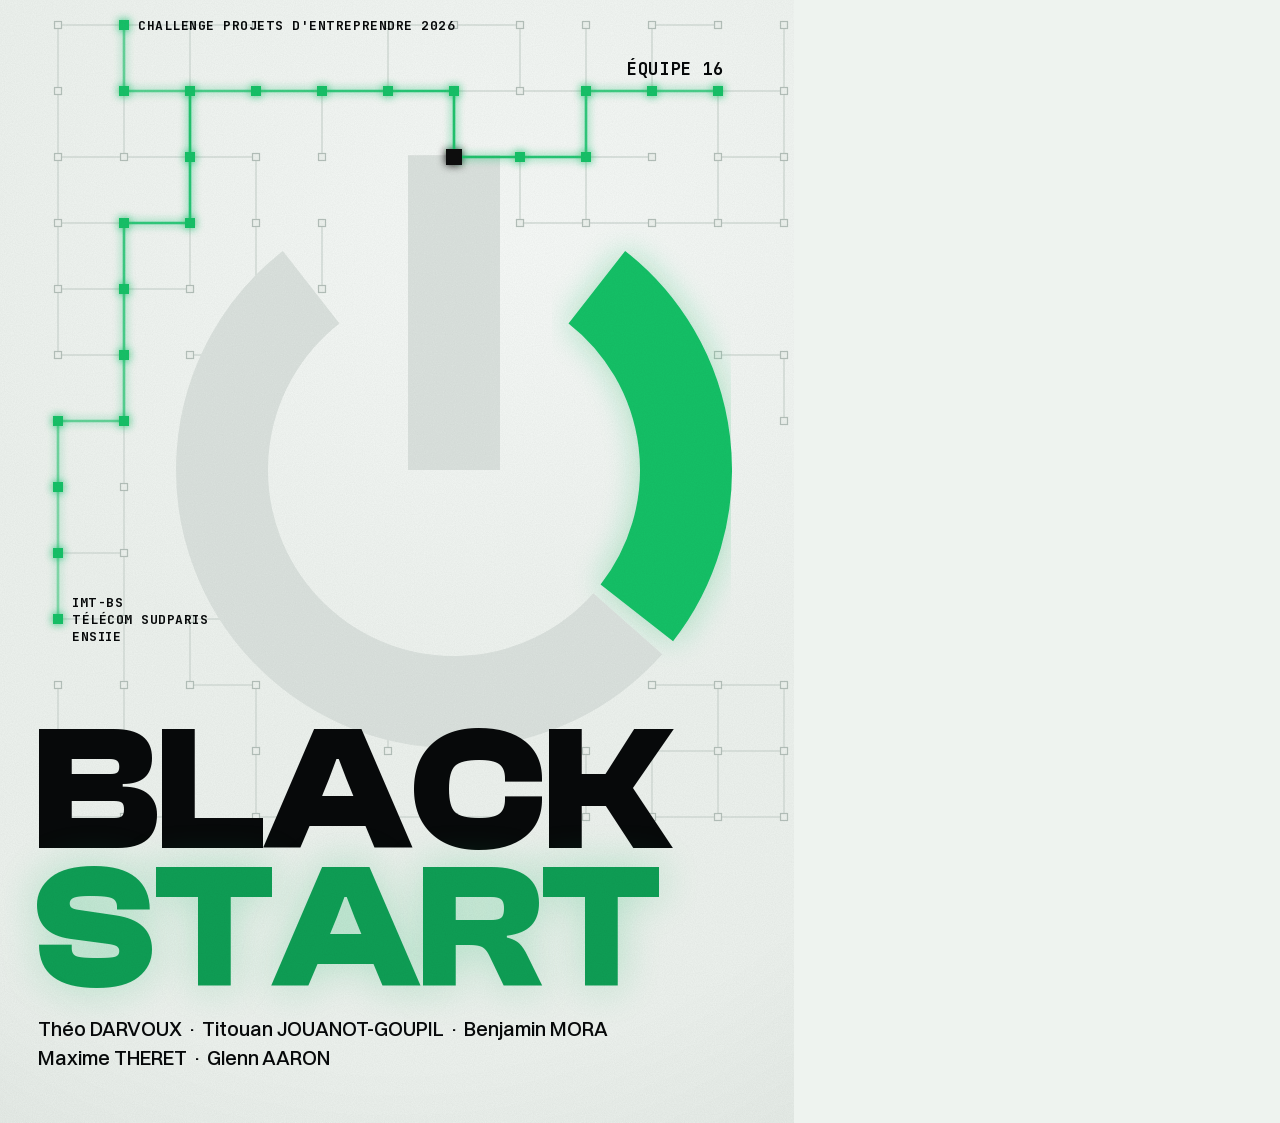
<file: identite/affiche/source/affiche.html>
<!doctype html>
<!--
  Affiche Black Start · A4 portrait 794 × 1123 (posée sur les réseaux, export JPG 300 dpi)
  Idée : la page est un réseau éteint. Le courant repart d'un seul point, la barre de l'interrupteur
         géant (le symbole du logo), et allume de proche en proche quelques nœuds : ceux qui portent
         les infos. « BLACK » est à l'encre, « START » est allumé, au vert comme une CI qui passe.
  Palette (fond clair) : papier #EEF3EF · éteint #DCE3DF · encre #07090A · vert #14C267 (fils, anneau),
            vert foncé #0E9F55 (titre et texte, lisible sur le papier)
  Polices : Clash Display 700 (titre), Switzer 400/500 (accroche), JetBrains Mono (étiquettes du réseau)
            toutes sous licence gratuite usage commercial (ITF Free Font License / OFL)
  Infos : uniquement celles confirmées dans blackstart-context/CLAUDE.md (équipe 16, écoles) + les noms de l'équipe.
-->
<html lang="fr">
<head>
<meta charset="utf-8">
<title>Black Start · affiche</title>
<style>
@font-face{font-family:"Clash";src:url("polices/clash-display-700.ttf");font-weight:700}
@font-face{font-family:"Switzer";src:url("polices/switzer-400.ttf");font-weight:400}
@font-face{font-family:"Switzer";src:url("polices/switzer-500.ttf");font-weight:500}
@font-face{font-family:"Mono";src:url("polices/jetbrains-mono-400.ttf");font-weight:400}
@font-face{font-family:"Mono";src:url("polices/jetbrains-mono-700.ttf");font-weight:700}
:root{
  --papier:#EEF3EF; --encre:#07090A; --vert:#14C267; --vert-fonce:#0E9F55;
  --grain:url("data:image/svg+xml;utf8,<svg xmlns='http://www.w3.org/2000/svg' width='300' height='300'><filter id='n'><feTurbulence type='fractalNoise' baseFrequency='.9' numOctaves='2' stitchTiles='stitch'/><feColorMatrix values='0 0 0 0 0  0 0 0 0 0  0 0 0 0 0  0 0 0 .55 0'/></filter><rect width='300' height='300' filter='url(%23n)'/></svg>");
}
*{margin:0;padding:0;box-sizing:border-box}
html,body{width:794px;height:1123px;background:var(--papier);overflow:hidden}
.page{position:relative;width:794px;height:1123px;overflow:hidden;
  background:radial-gradient(120% 70% at 66% 22%, #F7FAF8 0%, var(--papier) 60%);}
svg.reseau{position:absolute;inset:0;z-index:1}
.titre{position:absolute;left:34px;right:20px;z-index:3;font-family:"Clash";font-weight:700;
  line-height:.8;letter-spacing:-.01em;white-space:nowrap}
.black{top:722px;font-size:176px;color:var(--encre)}
.start{top:860px;font-size:176px;color:var(--vert-fonce);
  text-shadow:0 0 40px rgba(20,194,103,.28)}
.start span{display:inline-block}
.accroche{position:absolute;left:38px;top:1014px;width:730px;z-index:3;white-space:nowrap;
  font-family:"Switzer";font-weight:500;font-size:20px;line-height:1.45;color:var(--encre)}
.accroche b{font-weight:500;color:var(--vert-fonce)}
.grain{position:absolute;inset:0;z-index:5;background-image:var(--grain);background-size:300px;
  opacity:.09;mix-blend-mode:multiply;pointer-events:none}
.vignette{position:absolute;inset:0;z-index:4;pointer-events:none;
  background:radial-gradient(140% 100% at 50% 40%, transparent 55%, rgba(30,60,45,.10) 100%)}
text{font-family:"Mono"}
</style>
</head>
<body>
<div class="page">
  <svg class="reseau" id="reseau" viewBox="0 0 794 1123" width="794" height="1123"></svg>
  <div class="titre black">BLACK</div>
  <div class="titre start">START</div>
  <p class="accroche">Théo DARVOUX · Titouan JOUANOT-GOUPIL · Benjamin MORA<br>Maxime THERET · Glenn AARON</p>
  <div class="vignette"></div>
  <div class="grain"></div>
</div>
<script>
// Réseau déterministe : treillis de pas 66 px, arêtes tirées avec une graine fixe.
const NS = "http://www.w3.org/2000/svg", S = document.getElementById("reseau");
let graine = 16;
const alea = () => (graine = (graine * 16807) % 2147483647) / 2147483647;
const el = (n, a, p = S) => { const e = document.createElementNS(NS, n); for (const k in a) e.setAttribute(k, a[k]); p.appendChild(e); return e; };

const PAS = 66, X0 = 58, Y0 = 25, NX = 12, NY = 13;   // colonnes x=58..784, lignes y=25..817
const P = (i, j) => [X0 + i * PAS, Y0 + j * PAS];
const cle = (i, j) => i + "," + j;

// défs : lueur verte
const defs = el("defs", {});
const f = el("filter", { id: "lueur", x: "-50%", y: "-50%", width: "200%", height: "200%" }, defs);
el("feGaussianBlur", { stdDeviation: "4", result: "b" }, f);
const m = el("feMerge", {}, f); el("feMergeNode", { in: "b" }, m); el("feMergeNode", { in: "SourceGraphic" }, m);
const f2 = el("filter", { id: "halo", x: "-50%", y: "-50%", width: "200%", height: "200%" }, defs);
el("feGaussianBlur", { stdDeviation: "16" }, f2);

// arêtes du treillis (orthogonales), certaines absentes ; beaucoup plus rares au centre (autour de l'interrupteur)
const aretes = [];
const densite = (i, j, di, dj) => { const [x, y] = P(i + di / 2, j + dj / 2), d = Math.hypot(x - 454, y - 470);
  return d < 250 ? 0 : d < 330 ? .35 : 1; };
for (let j = 0; j < NY; j++) for (let i = 0; i < NX; i++) {
  if (i < NX - 1 && alea() < .62 * densite(i, j, 1, 0)) aretes.push([[i, j], [i + 1, j]]);
  if (j < NY - 1 && alea() < .55 * densite(i, j, 0, 1)) aretes.push([[i, j], [i, j + 1]]);
}
// le chemin allumé : du haut de la barre (6,2) vers les nœuds qui portent les infos
const CHEMINS = [
  [[6,2],[6,1],[5,1],[4,1],[3,1],[2,1],[1,1],[1,0]],                // → Challenge
  [[6,2],[7,2],[8,2],[8,1],[9,1],[10,1]],                             // → équipe 16
  [[2,1],[2,2],[2,3],[1,3],[1,4],[1,5],[1,6],[0,6],[0,7],[0,8],[0,9]], // → écoles
];
const allumees = new Set(), noeudsAllumes = new Map();
CHEMINS.forEach(ch => ch.forEach((p, k) => {
  if (!noeudsAllumes.has(cle(...p))) noeudsAllumes.set(cle(...p), k);
  if (k) allumees.add([cle(...ch[k-1]), cle(...p)].sort().join("|"));
}));
for (const s of allumees) { const [a, b] = s.split("|").map(x => x.split(",").map(Number));
  if (!aretes.some(([u, v]) => [cle(...u), cle(...v)].sort().join("|") === s)) aretes.push([a, b]); }

// fils éteints
const gE = el("g", { stroke: "#D3DCD7", "stroke-width": "1.5", fill: "none" });
aretes.forEach(([a, b]) => { const s = [cle(...a), cle(...b)].sort().join("|");
  if (allumees.has(s)) return; const [x1, y1] = P(...a), [x2, y2] = P(...b);
  el("line", { x1, y1, x2, y2 }, gE); });
// nœuds éteints
const deg = {}; aretes.forEach(([a, b]) => { deg[cle(...a)] = (deg[cle(...a)]||0)+1; deg[cle(...b)] = (deg[cle(...b)]||0)+1; });
for (const k in deg) { if (noeudsAllumes.has(k)) continue; const [x, y] = P(...k.split(",").map(Number));
  el("rect", { x: x - 3.5, y: y - 3.5, width: 7, height: 7, fill: "#EEF3EF", stroke: "#B5C1BB", "stroke-width": 1.2 }, gE); }

// l'interrupteur géant (symbole du logo), devant le réseau
const CX = 454, CY = 470, R = 232, EP = 92;
const pt = d => { const a = d * Math.PI / 180; return [CX + R * Math.sin(a), CY - R * Math.cos(a)]; };
const arc = (d0, d1, attrs, p) => { const [x1,y1] = pt(d0), [x2,y2] = pt(d1);
  return el("path", Object.assign({ d: `M${x1} ${y1} A${R} ${R} 0 ${d1-d0>180?1:0} 1 ${x2} ${y2}`, fill: "none", "stroke-width": EP }, attrs), p); };
const gI = el("g", {});
arc(38, 128, { stroke: "#14C267", filter: "url(#halo)", opacity: .35 }, gI);
arc(131.5, 322, { stroke: "#DCE3DF" }, gI);
arc(38, 128, { stroke: "#14C267" }, gI);
el("rect", { x: CX - EP/2, y: CY - R - EP*.9, width: EP, height: R + EP*.9, fill: "#DCE3DF" }, gI);

// fils allumés, devant l'interrupteur, intensité qui décroît avec la distance au départ
const gA = el("g", { fill: "none", "stroke-linecap": "square", filter: "url(#lueur)" });
CHEMINS.forEach(ch => ch.forEach((p, k) => { if (!k) return;
  const [x1,y1] = P(...ch[k-1]), [x2,y2] = P(...p), o = Math.max(.45, 1 - k * .06);
  el("line", { x1, y1, x2, y2, stroke: "#14C267", "stroke-width": 2.6, opacity: o }, gA); }));
noeudsAllumes.forEach((k, key) => { const [x, y] = P(...key.split(",").map(Number));
  el("rect", { x: x - 5, y: y - 5, width: 10, height: 10, fill: "#14C267" }, gA); });
// départ : un carré à l'encre, plus gros, au sommet de la barre
{ const [x, y] = P(6, 2); el("rect", { x: x - 8, y: y - 8, width: 16, height: 16, fill: "#07090A" }, gA); }

// infos portées par les nœuds allumés (sans lueur : texte net sur le papier)
const gT = el("g", {});
const info = (t, [i, j], dx, dy, taille, poids, coul, anc = "start") => { const [x, y] = P(i, j);
  const e = el("text", { x: x + dx, y: y + dy, "font-size": taille, "font-weight": poids, fill: coul, "text-anchor": anc, "letter-spacing": ".04em" }, gT);
  e.textContent = t; return e; };
info("CHALLENGE PROJETS D'ENTREPRENDRE 2026", [1,0], 14, 5, 13, 700, "#07090A");
info("ÉQUIPE 16", [10,1], 6, -16, 17, 700, "#07090A", "end");
info("IMT-BS", [0,9], 14, -12, 13, 700, "#07090A");
info("TÉLÉCOM SUDPARIS", [0,9], 14, 5, 13, 700, "#07090A");
info("ENSIIE", [0,9], 14, 22, 13, 700, "#07090A");
</script>
</body>
</html>
</file>
<file: landing/fonts/plex.css>
@font-face {
  font-family: 'IBM Plex Mono';
  font-style: normal;
  font-weight: 400;
  font-display: swap;
  src: url([data-uri]) format('woff2');
  unicode-range: U+0100-02BA, U+02BD-02C5, U+02C7-02CC, U+02CE-02D7, U+02DD-02FF, U+0304, U+0308, U+0329, U+1D00-1DBF, U+1E00-1E9F, U+1EF2-1EFF, U+2020, U+20A0-20AB, U+20AD-20C4, U+2113, U+2C60-2C7F, U+A720-A7FF;
}
@font-face {
  font-family: 'IBM Plex Mono';
  font-style: normal;
  font-weight: 400;
  font-display: swap;
  src: url([data-uri]) format('woff2');
  unicode-range: U+0000-00FF, U+0131, U+0152-0153, U+02BB-02BC, U+02C6, U+02DA, U+02DC, U+0304, U+0308, U+0329, U+2000-206F, U+20AC, U+2122, U+2191, U+2193, U+2212, U+2215, U+FEFF, U+FFFD;
}
@font-face {
  font-family: 'IBM Plex Mono';
  font-style: normal;
  font-weight: 500;
  font-display: swap;
  src: url([data-uri]) format('woff2');
  unicode-range: U+0100-02BA, U+02BD-02C5, U+02C7-02CC, U+02CE-02D7, U+02DD-02FF, U+0304, U+0308, U+0329, U+1D00-1DBF, U+1E00-1E9F, U+1EF2-1EFF, U+2020, U+20A0-20AB, U+20AD-20C4, U+2113, U+2C60-2C7F, U+A720-A7FF;
}
@font-face {
  font-family: 'IBM Plex Mono';
  font-style: normal;
  font-weight: 500;
  font-display: swap;
  src: url([data-uri]) format('woff2');
  unicode-range: U+0000-00FF, U+0131, U+0152-0153, U+02BB-02BC, U+02C6, U+02DA, U+02DC, U+0304, U+0308, U+0329, U+2000-206F, U+20AC, U+2122, U+2191, U+2193, U+2212, U+2215, U+FEFF, U+FFFD;
}
@font-face {
  font-family: 'IBM Plex Sans';
  font-style: normal;
  font-weight: 400;
  font-stretch: 100%;
  font-display: swap;
  src: url([data-uri]) format('woff2');
  unicode-range: U+0100-02BA, U+02BD-02C5, U+02C7-02CC, U+02CE-02D7, U+02DD-02FF, U+0304, U+0308, U+0329, U+1D00-1DBF, U+1E00-1E9F, U+1EF2-1EFF, U+2020, U+20A0-20AB, U+20AD-20C4, U+2113, U+2C60-2C7F, U+A720-A7FF;
}
@font-face {
  font-family: 'IBM Plex Sans';
  font-style: normal;
  font-weight: 400;
  font-stretch: 100%;
  font-display: swap;
  src: url([data-uri]) format('woff2');
  unicode-range: U+0000-00FF, U+0131, U+0152-0153, U+02BB-02BC, U+02C6, U+02DA, U+02DC, U+0304, U+0308, U+0329, U+2000-206F, U+20AC, U+2122, U+2191, U+2193, U+2212, U+2215, U+FEFF, U+FFFD;
}
@font-face {
  font-family: 'IBM Plex Sans';
  font-style: normal;
  font-weight: 500;
  font-stretch: 100%;
  font-display: swap;
  src: url([data-uri]) format('woff2');
  unicode-range: U+0100-02BA, U+02BD-02C5, U+02C7-02CC, U+02CE-02D7, U+02DD-02FF, U+0304, U+0308, U+0329, U+1D00-1DBF, U+1E00-1E9F, U+1EF2-1EFF, U+2020, U+20A0-20AB, U+20AD-20C4, U+2113, U+2C60-2C7F, U+A720-A7FF;
}
@font-face {
  font-family: 'IBM Plex Sans';
  font-style: normal;
  font-weight: 500;
  font-stretch: 100%;
  font-display: swap;
  src: url([data-uri]) format('woff2');
  unicode-range: U+0000-00FF, U+0131, U+0152-0153, U+02BB-02BC, U+02C6, U+02DA, U+02DC, U+0304, U+0308, U+0329, U+2000-206F, U+20AC, U+2122, U+2191, U+2193, U+2212, U+2215, U+FEFF, U+FFFD;
}
@font-face {
  font-family: 'IBM Plex Sans';
  font-style: normal;
  font-weight: 600;
  font-stretch: 100%;
  font-display: swap;
  src: url([data-uri]) format('woff2');
  unicode-range: U+0100-02BA, U+02BD-02C5, U+02C7-02CC, U+02CE-02D7, U+02DD-02FF, U+0304, U+0308, U+0329, U+1D00-1DBF, U+1E00-1E9F, U+1EF2-1EFF, U+2020, U+20A0-20AB, U+20AD-20C4, U+2113, U+2C60-2C7F, U+A720-A7FF;
}
@font-face {
  font-family: 'IBM Plex Sans';
  font-style: normal;
  font-weight: 600;
  font-stretch: 100%;
  font-display: swap;
  src: url([data-uri]) format('woff2');
  unicode-range: U+0000-00FF, U+0131, U+0152-0153, U+02BB-02BC, U+02C6, U+02DA, U+02DC, U+0304, U+0308, U+0329, U+2000-206F, U+20AC, U+2122, U+2191, U+2193, U+2212, U+2215, U+FEFF, U+FFFD;
}
</file>
<file: oral/source/fonts.css>
@font-face {
  font-family: 'IBM Plex Mono';
  font-style: normal;
  font-weight: 400;
  font-display: swap;
  src: url([data-uri]) format('woff2');
  unicode-range: U+0100-02BA, U+02BD-02C5, U+02C7-02CC, U+02CE-02D7, U+02DD-02FF, U+0304, U+0308, U+0329, U+1D00-1DBF, U+1E00-1E9F, U+1EF2-1EFF, U+2020, U+20A0-20AB, U+20AD-20C4, U+2113, U+2C60-2C7F, U+A720-A7FF;
}
@font-face {
  font-family: 'IBM Plex Mono';
  font-style: normal;
  font-weight: 400;
  font-display: swap;
  src: url([data-uri]) format('woff2');
  unicode-range: U+0000-00FF, U+0131, U+0152-0153, U+02BB-02BC, U+02C6, U+02DA, U+02DC, U+0304, U+0308, U+0329, U+2000-206F, U+20AC, U+2122, U+2191, U+2193, U+2212, U+2215, U+FEFF, U+FFFD;
}
@font-face {
  font-family: 'IBM Plex Mono';
  font-style: normal;
  font-weight: 500;
  font-display: swap;
  src: url([data-uri]) format('woff2');
  unicode-range: U+0100-02BA, U+02BD-02C5, U+02C7-02CC, U+02CE-02D7, U+02DD-02FF, U+0304, U+0308, U+0329, U+1D00-1DBF, U+1E00-1E9F, U+1EF2-1EFF, U+2020, U+20A0-20AB, U+20AD-20C4, U+2113, U+2C60-2C7F, U+A720-A7FF;
}
@font-face {
  font-family: 'IBM Plex Mono';
  font-style: normal;
  font-weight: 500;
  font-display: swap;
  src: url([data-uri]) format('woff2');
  unicode-range: U+0000-00FF, U+0131, U+0152-0153, U+02BB-02BC, U+02C6, U+02DA, U+02DC, U+0304, U+0308, U+0329, U+2000-206F, U+20AC, U+2122, U+2191, U+2193, U+2212, U+2215, U+FEFF, U+FFFD;
}
@font-face {
  font-family: 'IBM Plex Sans';
  font-style: normal;
  font-weight: 400;
  font-stretch: 100%;
  font-display: swap;
  src: url([data-uri]) format('woff2');
  unicode-range: U+0100-02BA, U+02BD-02C5, U+02C7-02CC, U+02CE-02D7, U+02DD-02FF, U+0304, U+0308, U+0329, U+1D00-1DBF, U+1E00-1E9F, U+1EF2-1EFF, U+2020, U+20A0-20AB, U+20AD-20C4, U+2113, U+2C60-2C7F, U+A720-A7FF;
}
@font-face {
  font-family: 'IBM Plex Sans';
  font-style: normal;
  font-weight: 400;
  font-stretch: 100%;
  font-display: swap;
  src: url([data-uri]) format('woff2');
  unicode-range: U+0000-00FF, U+0131, U+0152-0153, U+02BB-02BC, U+02C6, U+02DA, U+02DC, U+0304, U+0308, U+0329, U+2000-206F, U+20AC, U+2122, U+2191, U+2193, U+2212, U+2215, U+FEFF, U+FFFD;
}
@font-face {
  font-family: 'IBM Plex Sans';
  font-style: normal;
  font-weight: 500;
  font-stretch: 100%;
  font-display: swap;
  src: url([data-uri]) format('woff2');
  unicode-range: U+0100-02BA, U+02BD-02C5, U+02C7-02CC, U+02CE-02D7, U+02DD-02FF, U+0304, U+0308, U+0329, U+1D00-1DBF, U+1E00-1E9F, U+1EF2-1EFF, U+2020, U+20A0-20AB, U+20AD-20C4, U+2113, U+2C60-2C7F, U+A720-A7FF;
}
@font-face {
  font-family: 'IBM Plex Sans';
  font-style: normal;
  font-weight: 500;
  font-stretch: 100%;
  font-display: swap;
  src: url([data-uri]) format('woff2');
  unicode-range: U+0000-00FF, U+0131, U+0152-0153, U+02BB-02BC, U+02C6, U+02DA, U+02DC, U+0304, U+0308, U+0329, U+2000-206F, U+20AC, U+2122, U+2191, U+2193, U+2212, U+2215, U+FEFF, U+FFFD;
}
@font-face {
  font-family: 'IBM Plex Sans';
  font-style: normal;
  font-weight: 600;
  font-stretch: 100%;
  font-display: swap;
  src: url([data-uri]) format('woff2');
  unicode-range: U+0100-02BA, U+02BD-02C5, U+02C7-02CC, U+02CE-02D7, U+02DD-02FF, U+0304, U+0308, U+0329, U+1D00-1DBF, U+1E00-1E9F, U+1EF2-1EFF, U+2020, U+20A0-20AB, U+20AD-20C4, U+2113, U+2C60-2C7F, U+A720-A7FF;
}
@font-face {
  font-family: 'IBM Plex Sans';
  font-style: normal;
  font-weight: 600;
  font-stretch: 100%;
  font-display: swap;
  src: url([data-uri]) format('woff2');
  unicode-range: U+0000-00FF, U+0131, U+0152-0153, U+02BB-02BC, U+02C6, U+02DA, U+02DC, U+0304, U+0308, U+0329, U+2000-206F, U+20AC, U+2122, U+2191, U+2193, U+2212, U+2215, U+FEFF, U+FFFD;
}
</file>
